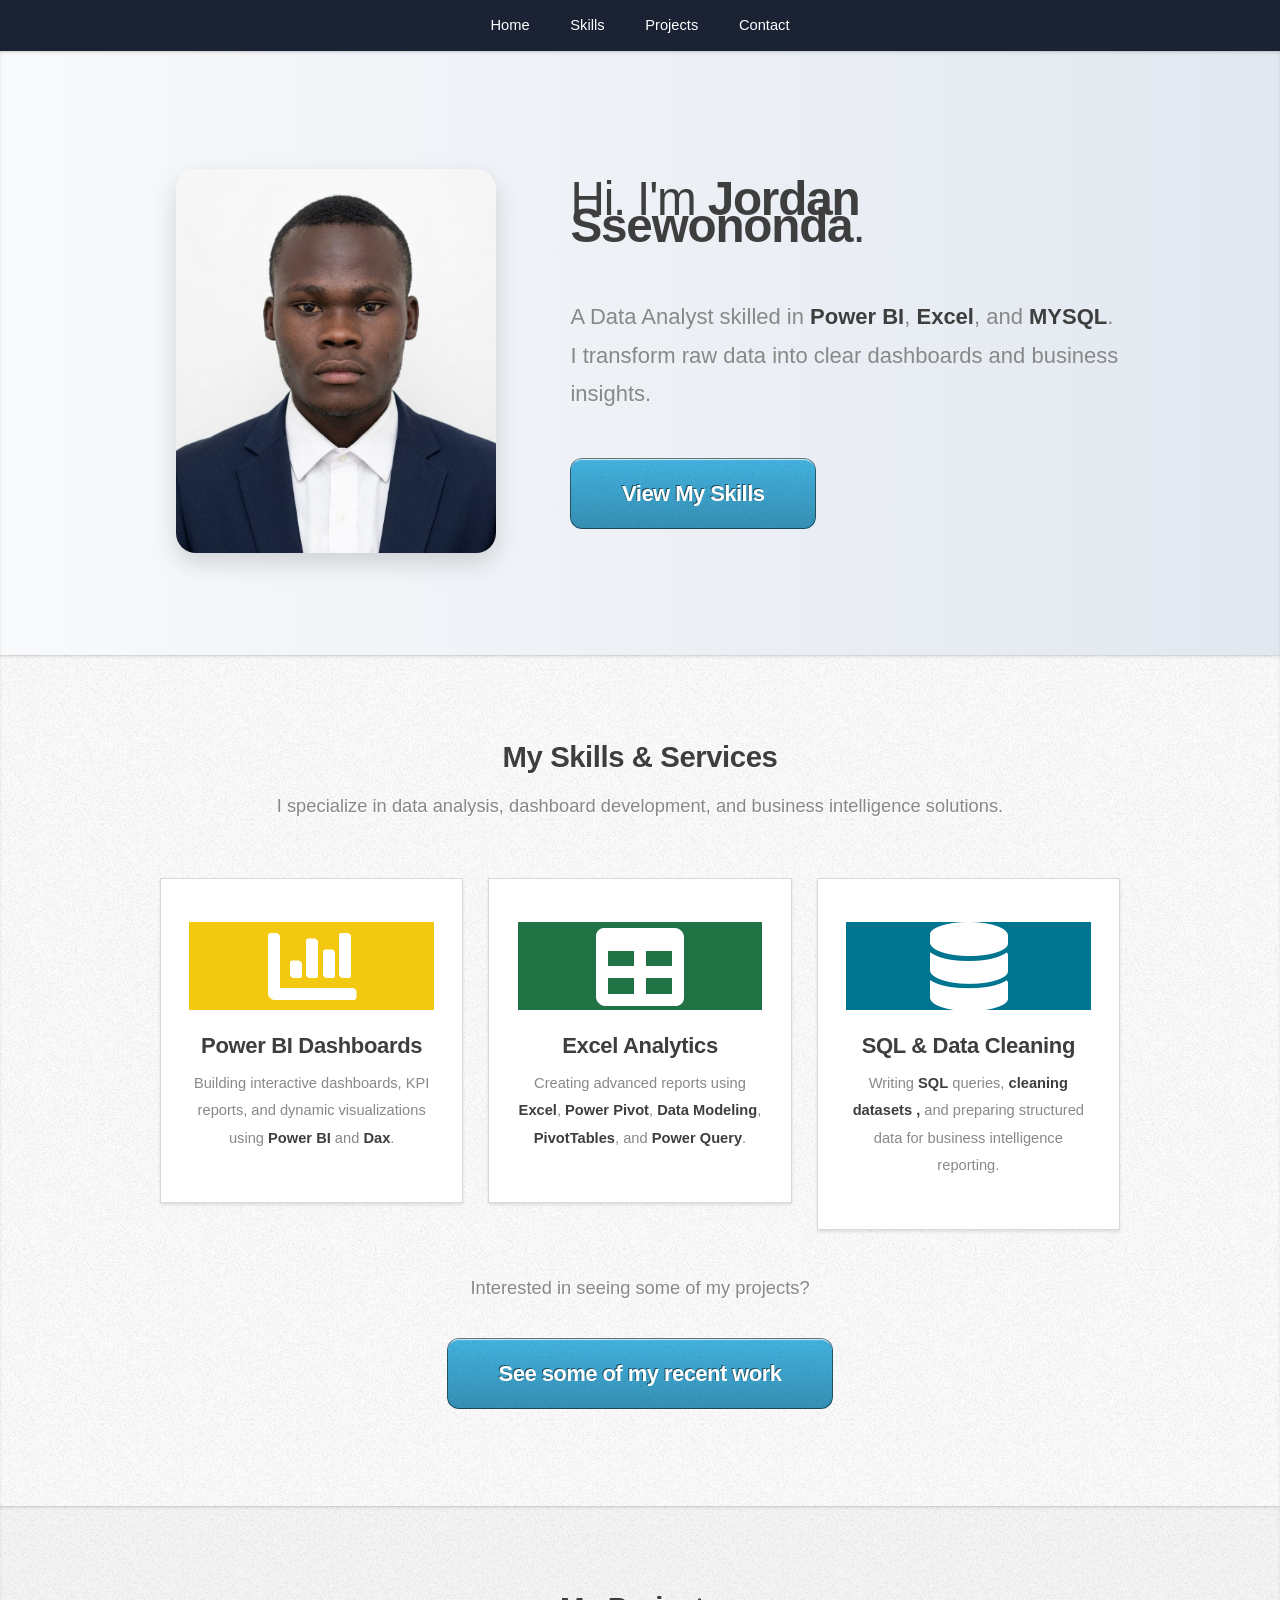
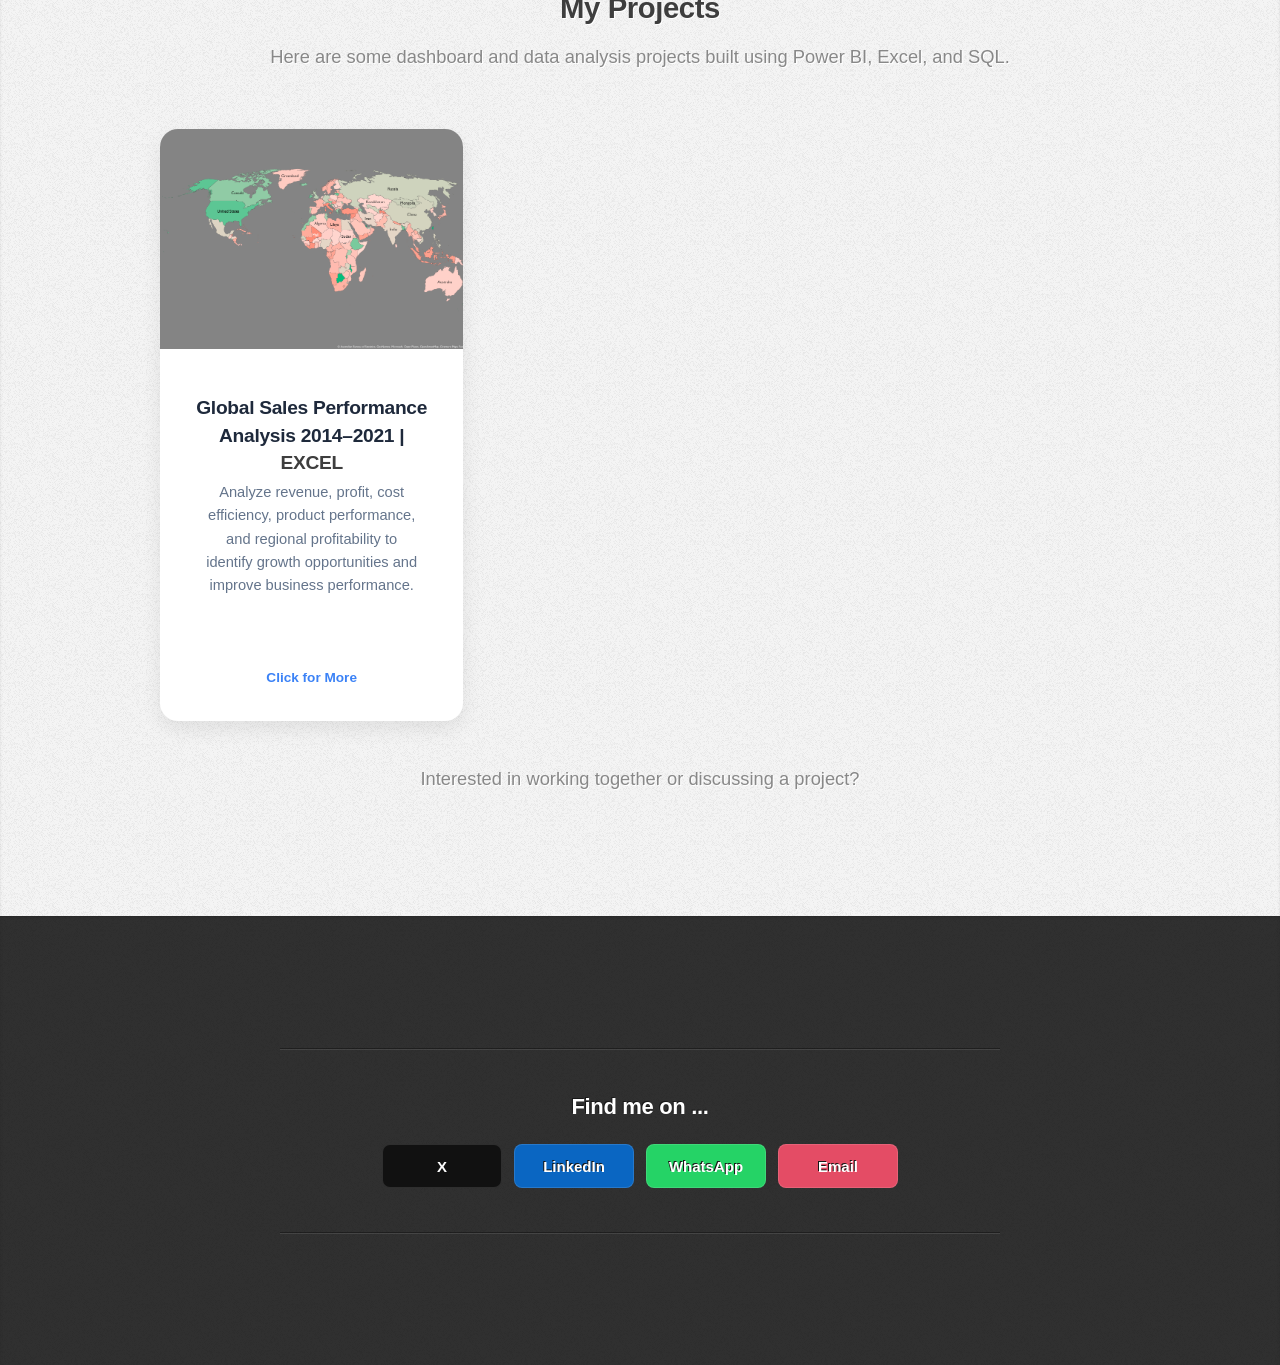
<file: index.html>
<!DOCTYPE HTML>
<!--
	Miniport by HTML5 UP
	html5up.net | @ajlkn
	Free for personal and commercial use under the CCA 3.0 license (html5up.net/license)
-->
<html>
	<head>
		<title>Jordan Ssewononda | Data Analyst Portfolio</title>
		<meta charset="utf-8" />
		<meta name="viewport" content="width=device-width, initial-scale=1, user-scalable=no" />
		<link rel="stylesheet" href="assets/css/main.css" />
	</head>
	<body class="is-preload">

		<!-- Nav -->
			<nav id="nav">
				<ul class="container">
					<li><a href="#top">Home</a></li>
<li><a href="#work">Skills</a></li>
<li><a href="#portfolio">Projects</a></li>
<li><a href="#contact">Contact</a></li>
				</ul>
			</nav>

		<!-- Home -->
			<article id="top" class="wrapper style1">
				<div class="container">
					<div class="row">
						<div class="col-4 col-5-large col-12-medium">
							<span class="image fit profile-box"><img src="images/profile.jpeg" alt="" /></span>
						</div>
						<div class="col-8 col-7-large col-12-medium">
							<header>
								<h1>Hi. I'm <strong>Jordan Ssewononda</strong>.</h1>
							</header>
							<p>
A Data Analyst skilled in <strong>Power BI</strong>, 
<strong>Excel</strong>, and <strong>MYSQL</strong>.<br />

I transform raw data into clear dashboards and business insights.
</p> 


							
							
							<a href="#work" class="button large scrolly">View My Skills</a>
						</div>
					</div>
				</div>
			</article>

		<!-- Work -->
			<article id="work" class="wrapper style2">
				<div class="container">
					<header>
						<h2>My Skills & Services</h2>

<p>
I specialize in data analysis, dashboard development,
and business intelligence solutions.
</p>
					</header>
					<div class="row aln-center">
						<div class="col-4 col-6-medium col-12-small">
							<section class="box style1">
							<span class="icon solid featured fa-chart-bar powerbi"></span>
								<h3>Power BI Dashboards</h3>

<p>
Building interactive dashboards, KPI reports,
and dynamic visualizations using <strong>Power BI</strong> and <strong>Dax</strong>.
</p>
							</section>
						</div>
						<div class="col-4 col-6-medium col-12-small">
							<section class="box style1">
								<span class="icon solid featured fa-table excel"></span>
								<h3>Excel Analytics</h3>

<p>
Creating advanced reports using <strong>Excel</strong>,
<strong>Power Pivot</strong>, <strong>Data Modeling</strong>,
<strong>PivotTables</strong>, and <strong>Power Query</strong>.
</p>
							</section>
						</div>
						<div class="col-4 col-6-medium col-12-small">
							<section class="box style1">
								<span class="icon solid featured fa-database sql"></span>
								<h3>SQL & Data Cleaning</h3>

<p>
Writing <strong>SQL</strong> queries, <strong>cleaning datasets ,</strong>
and preparing structured data for business intelligence reporting.
</p>
						</div>
					</div>
					<footer>
						<p>Interested in seeing some of my projects?</p>
						<a href="#portfolio" class="button large scrolly">See some of my recent work</a>
					</footer>
				</div>
			</article>

		<!-- Portfolio -->
			<article id="portfolio" class="wrapper style3">
				<div class="container">
					<header>
						<h2>My Projects</h2>
					<p>
Here are some dashboard and data analysis projects
built using Power BI, Excel, and SQL.
</p>
					</header>
					<div class="row">
						<div class="col-4 col-6-medium col-12-small">
							<article class="box style2">
								<a  class="image featured"><img src="images/map.png" alt="" /></a>
								<h3><a >Global Sales Performance Analysis 2014–2021 | <STRONG>EXCEL</STRONG> 
								</a></h3>

<p>
Analyze revenue, profit, cost efficiency, product performance, and 
	regional profitability to identify growth opportunities and 
	improve business performance.
</p>

<a href="https://jordananalytics.github.io/Jordan-portfolio.github.io/Global_sales_analytics/"
target="_blank"
class="more-link">
Click for More
</a>


							<!--	
							</article>
						</div>
						<div class="col-4 col-6-medium col-12-small">
							<article class="box style2">
								<a class="image featured"><img src="images/Rev.png" alt="" /></a>
								<h3><a >HR Analytics Dashboard</a></h3>  -->
<!--
<p>
Analyzed employee attrition, department performance,
and workforce trends using <strong>Power BI</strong>.
</p> -->

								
				<!--			</article>
						</div>
						<div class="col-4 col-6-medium col-12-small">
							<article class="box style2">
								<a  class="image featured"><img src="images/pic03.jpg" alt="" /></a>
								<h3><a >Financial KPI Report</a></h3>    -->
<!--
								
<p>
Built a financial reporting dashboard with dynamic
<strong>KPIs</strong>, trends, and year-over-year analysis.
</p>  -->
								
					<!--		</article>
						</div>
						<div class="col-4 col-6-medium col-12-small">
							<article class="box style2">
								<a class="image featured"><img src="images/pic04.jpg" alt="" /></a>
								<h3><a href="#">Inventory Analysis</a></h3>   -->
<!--
<p>
Used <strong>Excel</strong> and <strong>SQL</strong>
to analyze stock levels, product movement, and inventory trends.
</p>  -->
					<!--		</article>
						</div>
						<div class="col-4 col-6-medium col-12-small">
							<article class="box style2">
								<a href="#" class="image featured"><img src="images/pic05.jpg" alt="" /></a>
								<h3><a href="#">Customer Segmentation</a></h3>   -->
<!--
<p>
Performed customer analysis and segmentation
using purchasing behavior and demographic data.
</p>     -->


								
			<!--				</article>
						</div>
						<div class="col-4 col-6-medium col-12-small">
							<article class="box style2">
								<a href="#" class="image featured"><img src="images/pic06.jpg" alt="" /></a>
								<h3><a href="#">Business Intelligence Dashboard</a></h3>

<p>
Created executive dashboards combining
<strong>Data Modeling</strong>, <strong>DAX</strong>,
and visualization best practices.
</p>        -->

								
							</article>
						</div>
					</div>
					<footer>
						<p>
Interested in working together or discussing a project?
</p>
						
					</footer>
				</div>
			</article>

		<!-- Contact -->
			<article id="contact" class="wrapper style4">
				<div class="container medium">


					
					
							<hr />
							<h3>Find me on ...</h3>

<ul class="modern-social">
  <li>
    <a href="https://x.com/Datawithjordan" target="_blank" class="social-btn x-btn">
      <span>X</span>
    </a>
  </li>

<li>
    <a href="https://www.linkedin.com/in/ssewononda-jordan-a74015401/"
       target="_blank"
       rel="noopener noreferrer"
       class="social-btn linkedin-btn">
        <span>LinkedIn</span>
    </a>
</li>

  <li>
    <a href="https://wa.me/971525800956" target="_blank" class="social-btn whatsapp-btn">
      <span>WhatsApp</span>
    </a>
  </li>

  <li>
    <a href="mailto:mugemajordan18@gmail.com" class="social-btn email-btn">
      <span>Email</span>
    </a>
  </li>
</ul>	
								<!--
								<li><a href="#" class="icon solid fa-rss"><span>RSS</span></a></li>
								<li><a href="#" class="icon brands fa-instagram"><span>Instagram</span></a></li>
								<li><a href="#" class="icon brands fa-foursquare"><span>Foursquare</span></a></li>
								<li><a href="#" class="icon brands fa-skype"><span>Skype</span></a></li>
								<li><a href="#" class="icon brands fa-soundcloud"><span>Soundcloud</span></a></li>
								<li><a href="#" class="icon brands fa-youtube"><span>YouTube</span></a></li>
								<li><a href="#" class="icon brands fa-blogger"><span>Blogger</span></a></li>
								<li><a href="#" class="icon brands fa-flickr"><span>Flickr</span></a></li>
								<li><a href="#" class="icon brands fa-vimeo"><span>Vimeo</span></a></li>
								-->
							</ul>
							<hr />
						</div>
					</div>
					
				</div>
			</article>

		<!-- Scripts -->
			<script src="assets/js/jquery.min.js"></script>
			<script src="assets/js/jquery.scrolly.min.js"></script>
			<script src="assets/js/browser.min.js"></script>
			<script src="assets/js/breakpoints.min.js"></script>
			<script src="assets/js/util.js"></script>
			<script src="assets/js/main.js"></script>

	</body>
</html>
</file>
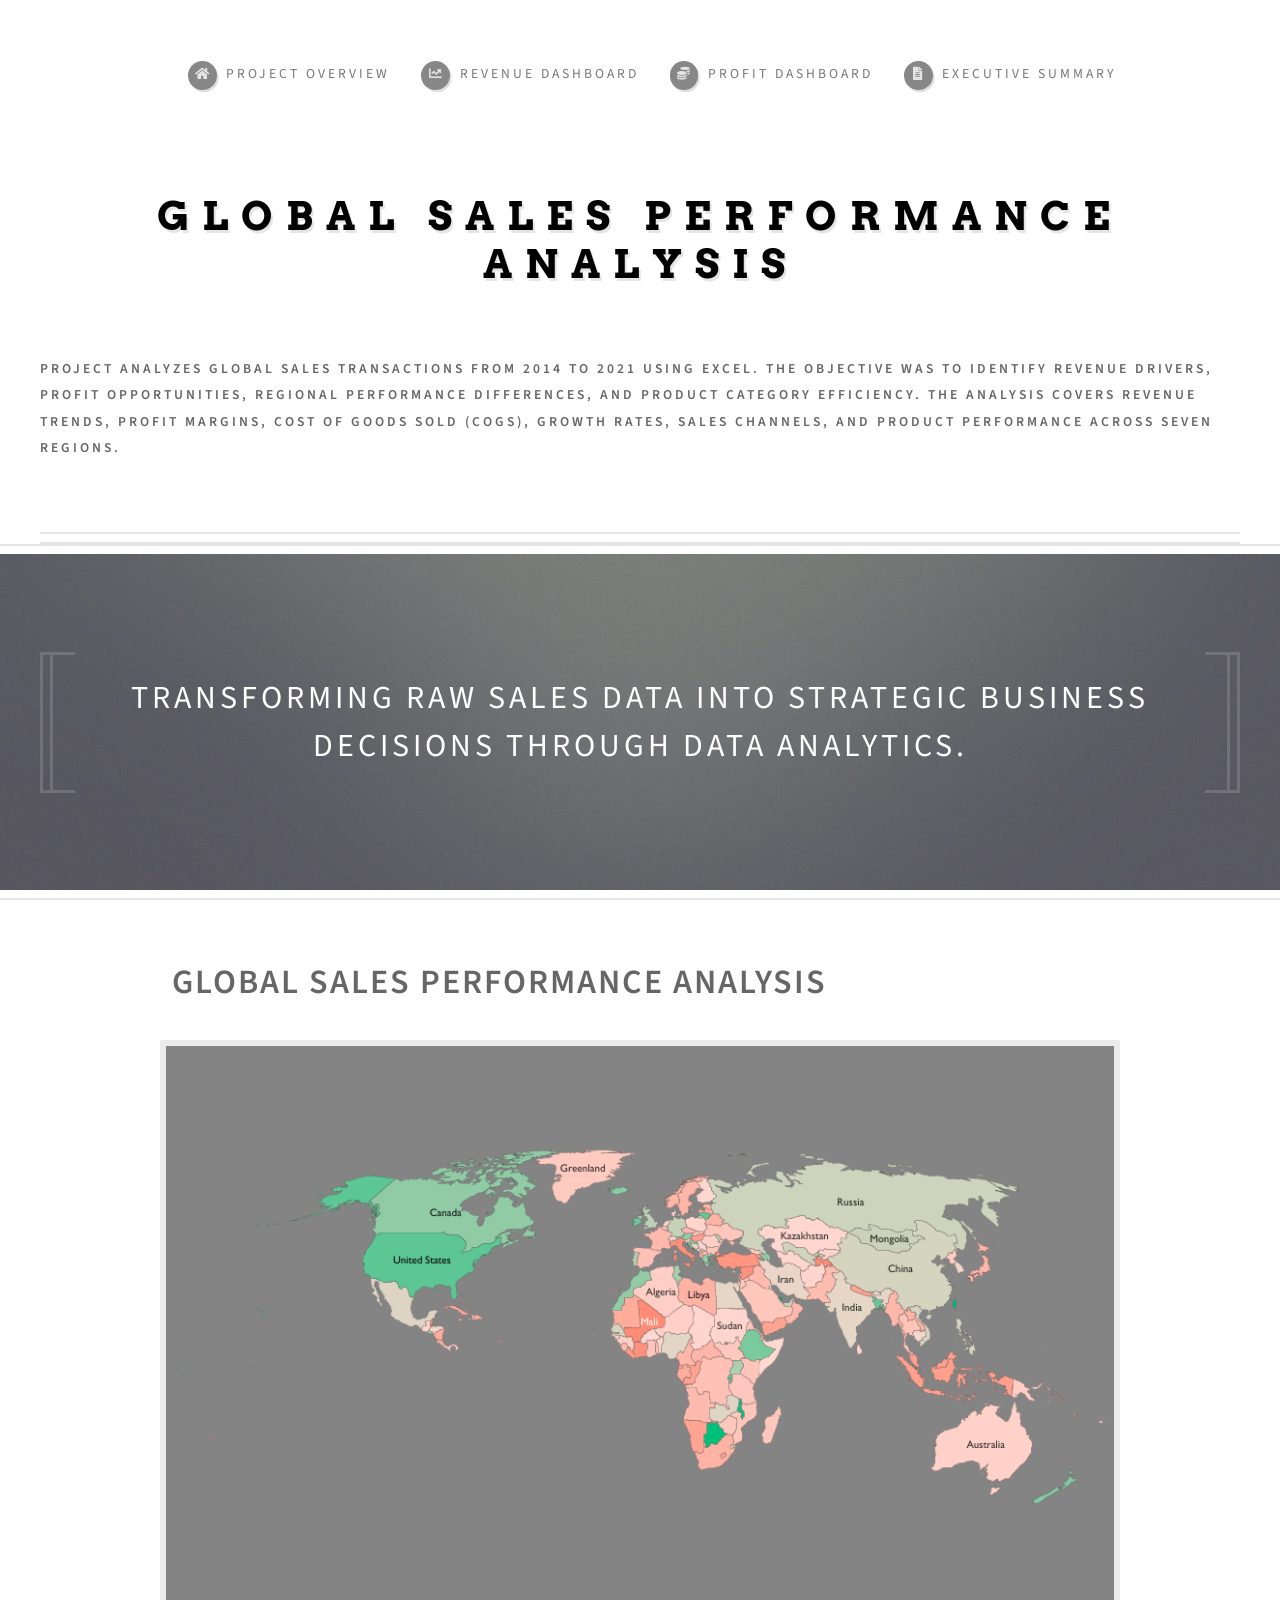
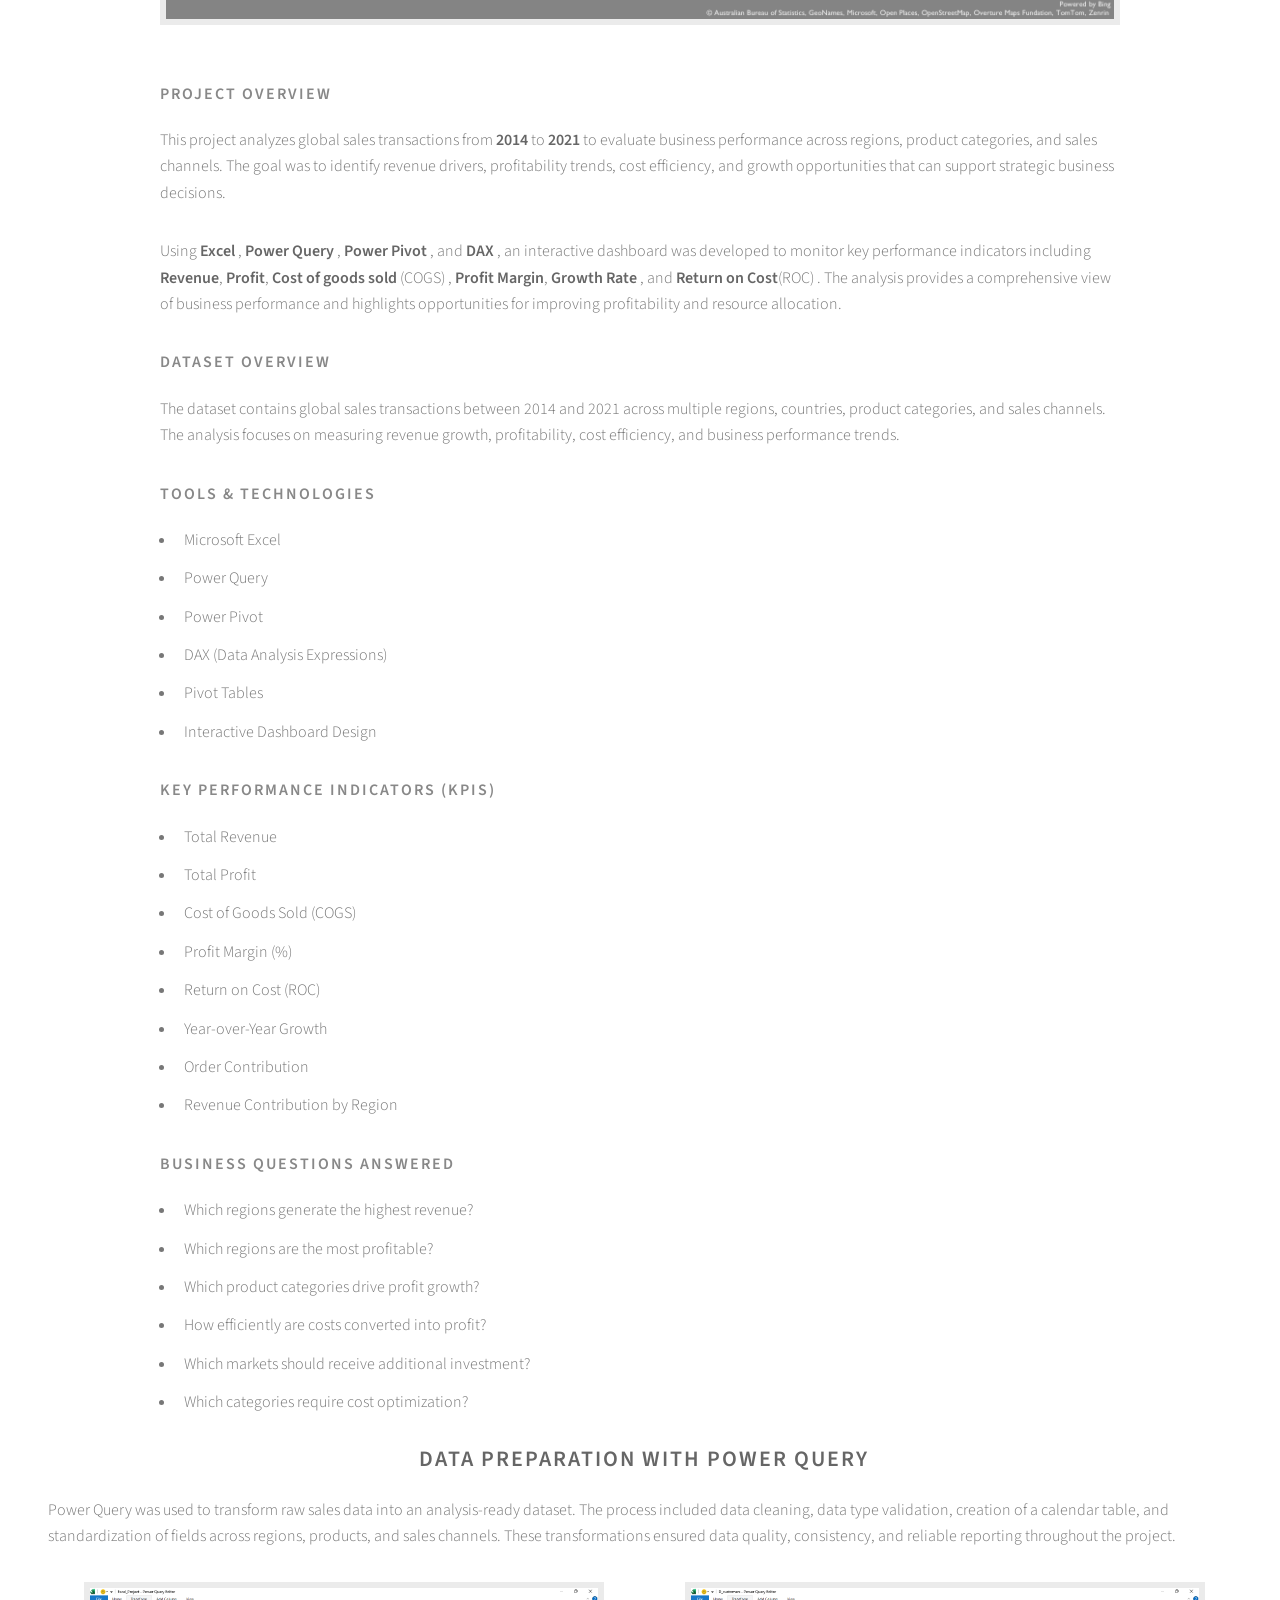
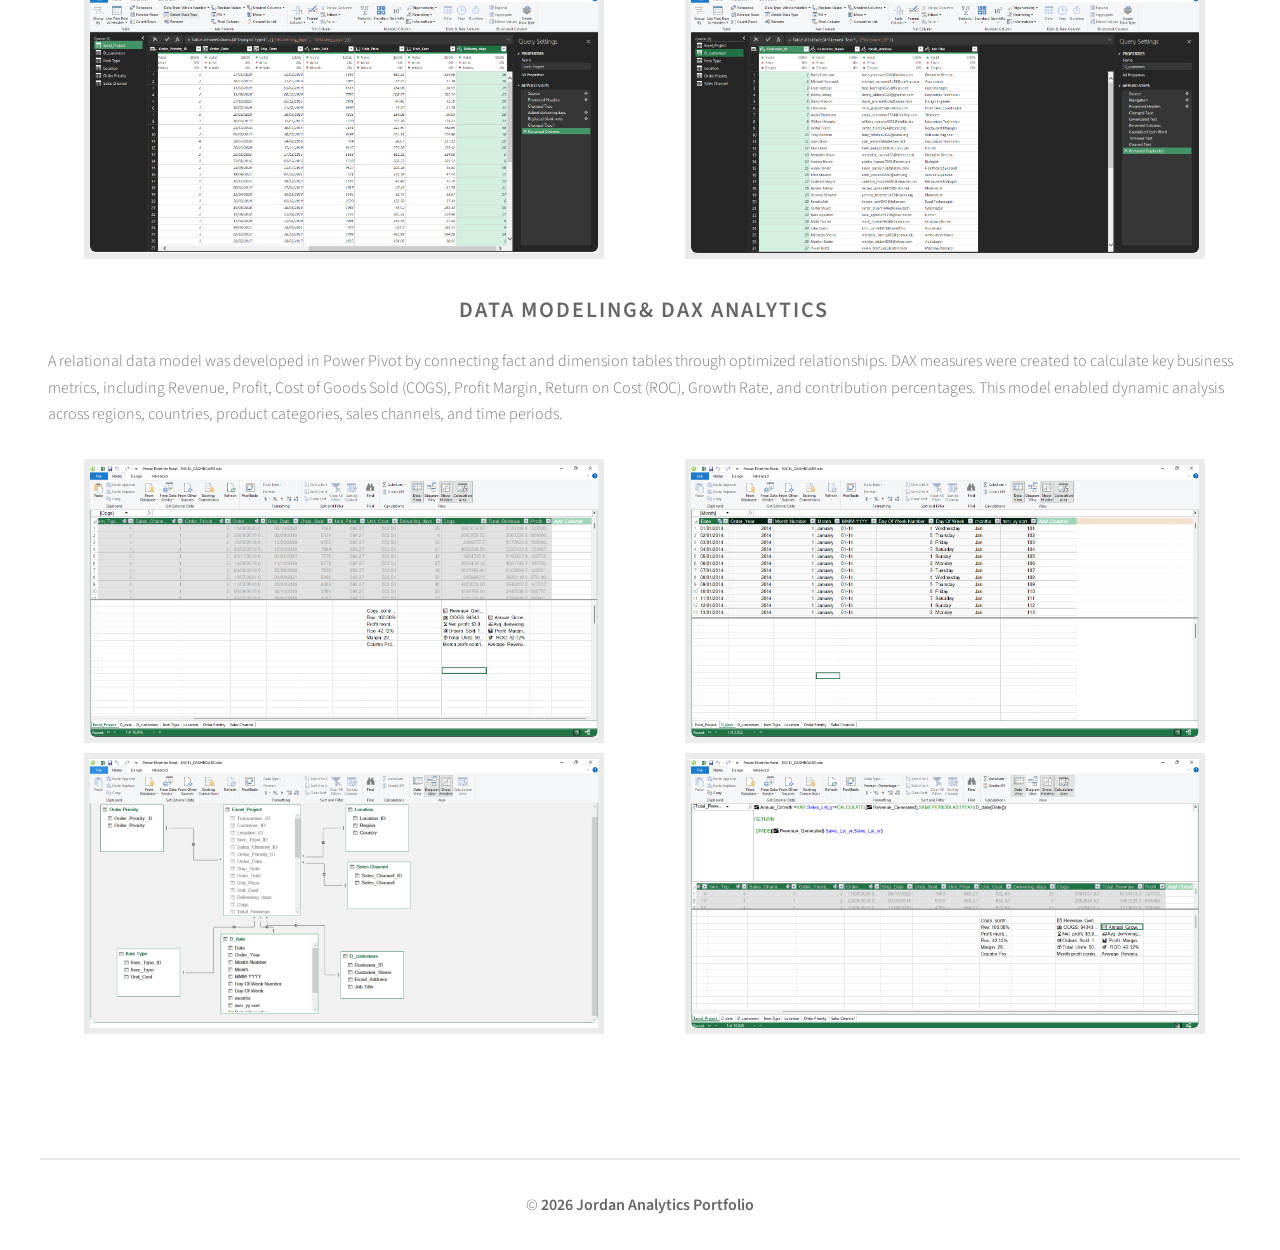
<file: Global_sales_analytics/index.html>
<!DOCTYPE HTML>
<!--
	Strongly Typed by HTML5 UP
	html5up.net | @ajlkn
	Free for personal and commercial use under the CCA 3.0 license (html5up.net/license)
-->
<html>
	<head>
		<title>Sales Analytics</title>
		<meta charset="utf-8" />
		<meta name="viewport" content="width=device-width, initial-scale=1, user-scalable=no" />
		<link rel="stylesheet" href="assets/css/main.css" />
	</head>
	<body class="homepage is-preload">
		<div id="page-wrapper">

			<!-- Header -->
				<section id="header">
					<div class="container">

						<!-- Logo -->
<h1 id="logo">
    <a href="index.html">
        Global Sales Performance
        <span class="logo-break">Analysis</span>
    </a>
</h1>
						

						<!-- Nav -->

<p>
<strong> project analyzes global sales transactions from 2014 to 2021 using Excel.
The objective was to identify revenue drivers, profit opportunities,
regional performance differences, and product category efficiency.

The analysis covers revenue trends, profit margins, cost of goods sold (COGS),
growth rates, sales channels, and product performance across seven regions.</strong>
</p>



<nav id="nav">
    <ul>
        <li><a class="icon solid fa-home" href="index.html"><span>Project Overview</span></a></li>
        <li><a class="icon solid fa-chart-line" href="revenue_summary.html"><span>Revenue Dashboard</span></a></li>
        <li><a class="icon solid fa-coins" href="profit_summary.html"><span>Profit Dashboard</span></a></li>
        <li><a class="icon solid fa-file-alt" href="excutive_summary.html"><span>Executive Summary</span></a></li>
    </ul>
</nav>

					</div>
				</section>

			
									</section>

							</div>
							<div class="col-12">
								
							</div>
						</div>
					</div>
				</section>

			<!-- Banner -->
				<section id="banner">
					<div class="container">
	<p>
Transforming raw sales data into strategic business decisions through data analytics.
</p>
					</div>
				</section>

			<!-- Main -->
				<section id="main">
					<div class="container">
						<div class="row">

							
								<!-- Content -->
 <div id="content" class="col-12">

									<!-- Post -->
										<article class="box post">
											<header>
   <h2 style="
  font-size: clamp(22px, 6vw, 34px);
  line-height: 1.35;
  letter-spacing: 2px;
  text-align: center;
  white-space: normal;
  overflow-wrap: break-word;
  padding: 40px 12px 0 12px;
">
  <strong>Global Sales Performance Analysis</strong>
</h2>
</header>
											<a  class="image featured"><img src="images/map.png" alt="" /></a>
											<h3>Project Overview</h3>
											<p>
This project analyzes global sales transactions from <STRong> 2014</STRong> to <STRONG>2021</STRONG>  to evaluate
business performance across regions, product categories, and sales channels.
The goal was to identify revenue drivers, profitability trends, cost efficiency,
and growth opportunities that can support strategic business decisions.
</p>

<p>
Using <STRong>Excel</STRong> , <STROng>Power Query</STROng> , <STRONg>Power Pivot</STRONg> , and <STRONg>DAX</STRONg> , an interactive dashboard was
developed to monitor key performance indicators including <strong>Revenue</strong>, <strong>Profit</strong>,
<strong> Cost of goods sold </strong>(COGS) , <strong>Profit Margin</strong>, <strong>Growth Rate</strong> , and <strong>Return on Cost</strong>(ROC) . The analysis provides
a comprehensive view of business performance and highlights opportunities
for improving profitability and resource allocation.
</p>
	
										</article>

									<!-- Post -->
										<article class="box post">

   
                                            
    <h3>Dataset Overview</h3>

    <p>
    The dataset contains global sales transactions between 2014 and 2021
    across multiple regions, countries, product categories, and sales channels.
    The analysis focuses on measuring revenue growth, profitability,
    cost efficiency, and business performance trends.
    </p>

    <h3>Tools & Technologies</h3>

    <ul>
        <li>Microsoft Excel</li>
        <li>Power Query</li>
        <li>Power Pivot</li>
        <li>DAX (Data Analysis Expressions)</li>
        <li>Pivot Tables</li>
        <li>Interactive Dashboard Design</li>
    </ul>

    <h3>Key Performance Indicators (KPIs)</h3>

    <ul>
        <li>Total Revenue</li>
        <li>Total Profit</li>
        <li>Cost of Goods Sold (COGS)</li>
        <li>Profit Margin (%)</li>
        <li>Return on Cost (ROC)</li>
        <li>Year-over-Year Growth</li>
        <li>Order Contribution</li>
        <li>Revenue Contribution by Region</li>
    </ul>

    <h3>Business Questions Answered</h3>

    <ul>
        <li>Which regions generate the highest revenue?</li>
        <li>Which regions are the most profitable?</li>
        <li>Which product categories drive profit growth?</li>
        <li>How efficiently are costs converted into profit?</li>
        <li>Which markets should receive additional investment?</li>
        <li>Which categories require cost optimization?</li>
    </ul>

</article>




								</div>

							<!-- Sidebar -->
								<div id="sidebar" class="col-12">

				

									<!-- Highlights -->
										<section>
											<ul class="highlights-list">
												<li>

													<!-- Highlight -->
														<article class="box highlight">
															
    <header class="highlight-title">
    <h3 style="
        font-size: 22px;
        line-height: 1.35;
        letter-spacing: 2px;
        text-align: center;
        white-space: normal;
        overflow-wrap: break-word;
        padding: 20px 12px 0 12px;
    ">
        <strong>Data Preparation<br class="mobile-break"> with Power Query</strong>
    </h3>
    <p>
Power Query was used to transform raw sales data into an analysis-ready dataset.
The process included data cleaning, data type validation, creation of a calendar table,
and standardization of fields across regions, products, and sales channels.
These transformations ensured data quality, consistency, and reliable reporting throughout the project.
</p>
</header>

<div class="highlight-images-grid">
    <a href="images/p_q.png" class="image highlight-img" target="_blank">
        <img src="images/p_q.png" alt="" />
    </a>

    <a href="images/pp_q.png" class="image highlight-img" target="_blank">
        <img src="images/pp_q.png" alt="" />
    </a>
</div>

<ul class="actions">
   
														</article>

												</li>
												<li>

													<!-- Highlight -->
	<header class="highlight-title">
    <h3 style="
        font-size: 22px;
        line-height: 1.35;
        letter-spacing: 2px;
        text-align: center;
        white-space: normal;
        overflow-wrap: break-word;
        padding: 20px 12px 0 12px;
    ">
      <strong>Data Modeling<br class="mobile-break">& DAX Analytics</strong>
    </h3>
</header>
<p>
A relational data model was developed in Power Pivot by connecting fact and dimension tables
through optimized relationships. DAX measures were created to calculate key business metrics,
including Revenue, Profit, Cost of Goods Sold (COGS), Profit Margin, Return on Cost (ROC),
Growth Rate, and contribution percentages. This model enabled dynamic analysis across
regions, countries, product categories, sales channels, and time periods.
</p>

															<div class="highlight-images-grid">
    <a href="images/piv_1.png" class="image highlight-img" target="_blank">
        <img src="images/piv_1.png" alt="" />
    </a>

    <a href="images/piv2.png" class="image highlight-img" target="_blank">
        <img src="images/piv2.png" alt="" />
    </a>
	<a href="images/piv_2.png" class="image highlight-img" target="_blank">
        <img src="images/piv_2.png" alt="" />
    </a>
	<a href="images/piv.png" class="image highlight-img" target="_blank">
        <img src="images/piv.png" alt="" />
    </a>
</div>


            </div>
        </div>
    </div>
</section>

		</div>
        			<div id="copyright" class="container">
    <ul class="links">
        <li>&copy; <strong>2026 Jordan Analytics Portfolio</strong></li>
    </ul>
</div>

		<!-- Scripts -->
			<script src="assets/js/jquery.min.js"></script>
			<script src="assets/js/jquery.dropotron.min.js"></script>
			<script src="assets/js/browser.min.js"></script>
			<script src="assets/js/breakpoints.min.js"></script>
			<script src="assets/js/util.js"></script>
			<script src="assets/js/main.js"></script>

	</body>
</html>
</file>
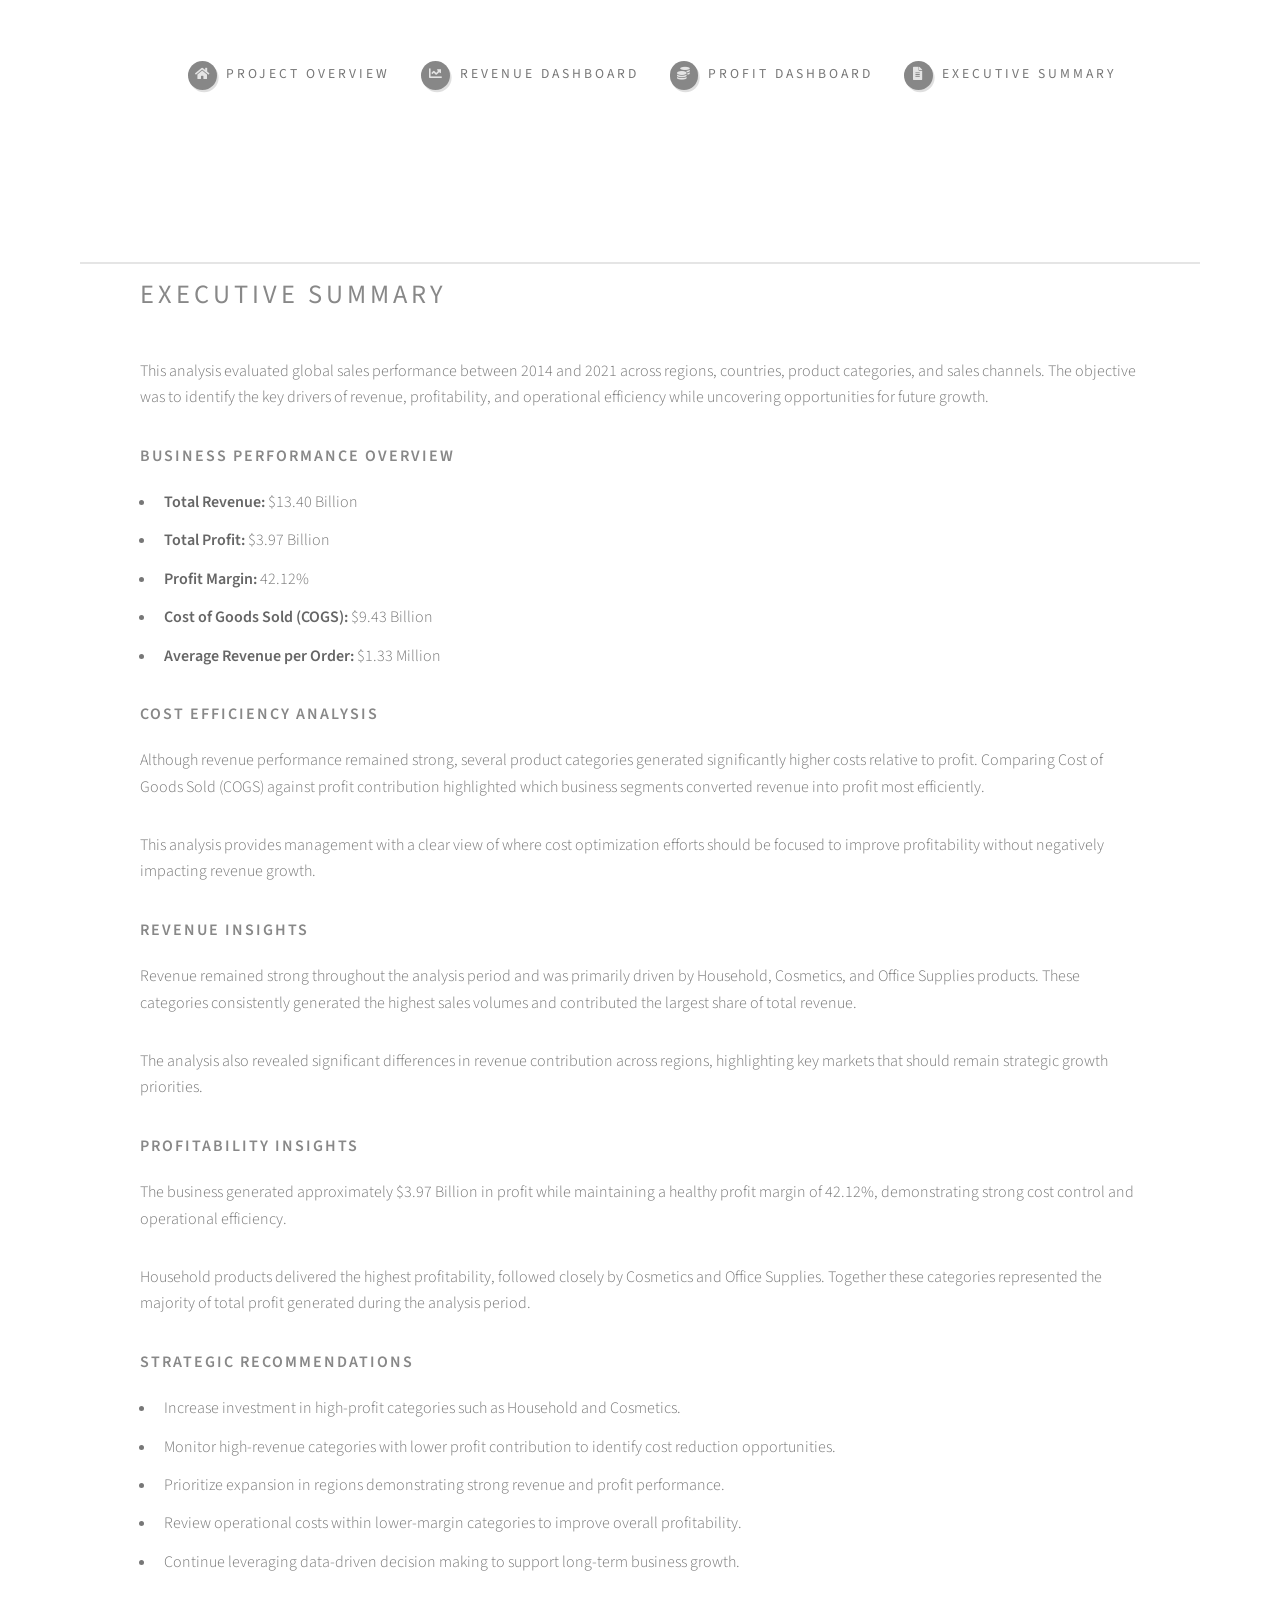
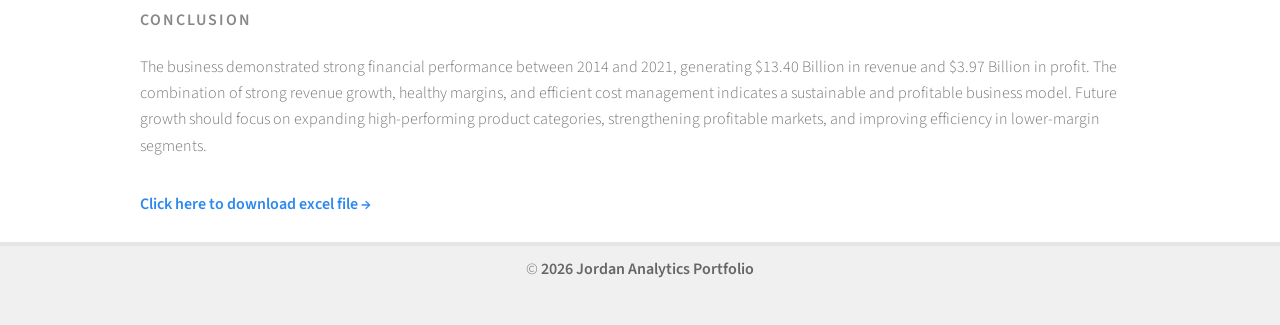
<file: Global_sales_analytics/excutive_summary.html>
<!DOCTYPE HTML>
<!--
	Verti by HTML5 UP
	html5up.net | @ajlkn
	Free for personal and commercial use under the CCA 3.0 license (html5up.net/license)
-->
<html>
	<head>
		<title>Executive Summary</title>
		<meta charset="utf-8" />
		<meta name="viewport" content="width=device-width, initial-scale=1, user-scalable=no" />
		<link rel="stylesheet" href="assets/css/main.css" />

<style>
#footer-wrapper {
    padding: 0 !important;
}

#footer {
    padding: 0 !important;
    margin: 0 !important;
}

#copyright {
    padding: 10px 0 !important;
    margin: 0 !important;
}
</style>



	</head>
	<body class="is-preload">
		<div id="page-wrapper">

			<!-- Header -->
				<div id="header-wrapper">
					<header id="header" class="container">

						<!-- Logo -->
						

						<!-- Nav -->
<header id="header" class="container">

    <!-- Nav -->
    <nav id="nav">
        <ul>
            <li><a class="icon solid fa-home" href="index.html"><span>Project Overview</span></a></li>
            <li><a class="icon solid fa-chart-line" href="revenue_summary.html"><span>Revenue Dashboard</span></a></li>
            <li><a class="icon solid fa-coins" href="profit_summary.html"><span>Profit Dashboard</span></a></li>
            <li><a class="icon solid fa-file-alt" href="excutive_summary.html"><span>Executive Summary</span></a></li>
        </ul>
    </nav>

</header>

					</header>
				</div>

			<!-- Main -->
<div id="main-wrapper">
    <div class="container medium">
        <div id="content">
							

							<!-- Content -->
								<article>

<h2>Executive Summary</h2>
<p>
This analysis evaluated global sales performance between 2014 and 2021
across regions, countries, product categories, and sales channels.
The objective was to identify the key drivers of revenue, profitability,
and operational efficiency while uncovering opportunities for future growth.
</p>

<h3>Business Performance Overview</h3>
<ul>
    <li><strong>Total Revenue:</strong> $13.40 Billion</li>
    <li><strong>Total Profit:</strong> $3.97 Billion</li>
    <li><strong>Profit Margin:</strong> 42.12%</li>
    <li><strong>Cost of Goods Sold (COGS):</strong> $9.43 Billion</li>
    <li><strong>Average Revenue per Order:</strong> $1.33 Million</li>
</ul>



<h3>Cost Efficiency Analysis</h3>

<p>
Although revenue performance remained strong, several product categories
generated significantly higher costs relative to profit. Comparing
Cost of Goods Sold (COGS) against profit contribution highlighted
which business segments converted revenue into profit most efficiently.
</p>

<p>
This analysis provides management with a clear view of where cost
optimization efforts should be focused to improve profitability
without negatively impacting revenue growth.
</p>	



<h3>Revenue Insights</h3>

<p>
Revenue remained strong throughout the analysis period and was primarily
driven by Household, Cosmetics, and Office Supplies products.
These categories consistently generated the highest sales volumes and
contributed the largest share of total revenue.
</p>

<p>
The analysis also revealed significant differences in revenue contribution
across regions, highlighting key markets that should remain strategic
growth priorities.
</p>


<h3>Profitability Insights</h3>

<p>
The business generated approximately $3.97 Billion in profit while
maintaining a healthy profit margin of 42.12%, demonstrating strong
cost control and operational efficiency.
</p>

<p>
Household products delivered the highest profitability, followed closely
by Cosmetics and Office Supplies. Together these categories represented
the majority of total profit generated during the analysis period.
</p>



<h3>Strategic Recommendations</h3>

<ul>
    <li>Increase investment in high-profit categories such as Household and Cosmetics.</li>

    <li>Monitor high-revenue categories with lower profit contribution to identify cost reduction opportunities.</li>

    <li>Prioritize expansion in regions demonstrating strong revenue and profit performance.</li>

    <li>Review operational costs within lower-margin categories to improve overall profitability.</li>

    <li>Continue leveraging data-driven decision making to support long-term business growth.</li>
</ul>


<h3>Conclusion</h3>

<p>
The business demonstrated strong financial performance between 2014 and
2021, generating $13.40 Billion in revenue and $3.97 Billion in profit.
The combination of strong revenue growth, healthy margins, and efficient
cost management indicates a sustainable and profitable business model.
Future growth should focus on expanding high-performing product categories,
strengthening profitable markets, and improving efficiency in lower-margin
segments.
</p>





<div style="text-align:center; margin-bottom: 25px;">
    <a href="assets/files/Jordan Analytics Portfolio.xlsx" download class="download-link">
        Click here to download excel file  →
    </a>
</div>

								</article>

						</div>
					</div>
				</div>

			<!-- Footer -->

<div id="footer-wrapper">
    <footer id="footer">


        <div class="row">
            <div class="col-12">
                <div id="copyright">
                    <ul class="links">
                        <li>&copy; <strong>2026 Jordan Analytics Portfolio</strong></li>
                    </ul>
                </div>
            </div>
        </div>

    </footer>
</div>

			</div>

		<!-- Scripts -->

			<script src="assets/js/jquery.min.js"></script>
			<script src="assets/js/jquery.dropotron.min.js"></script>
			<script src="assets/js/browser.min.js"></script>
			<script src="assets/js/breakpoints.min.js"></script>
			<script src="assets/js/util.js"></script>
			<script src="assets/js/main.js"></script>

	</body>
</html>
</file>
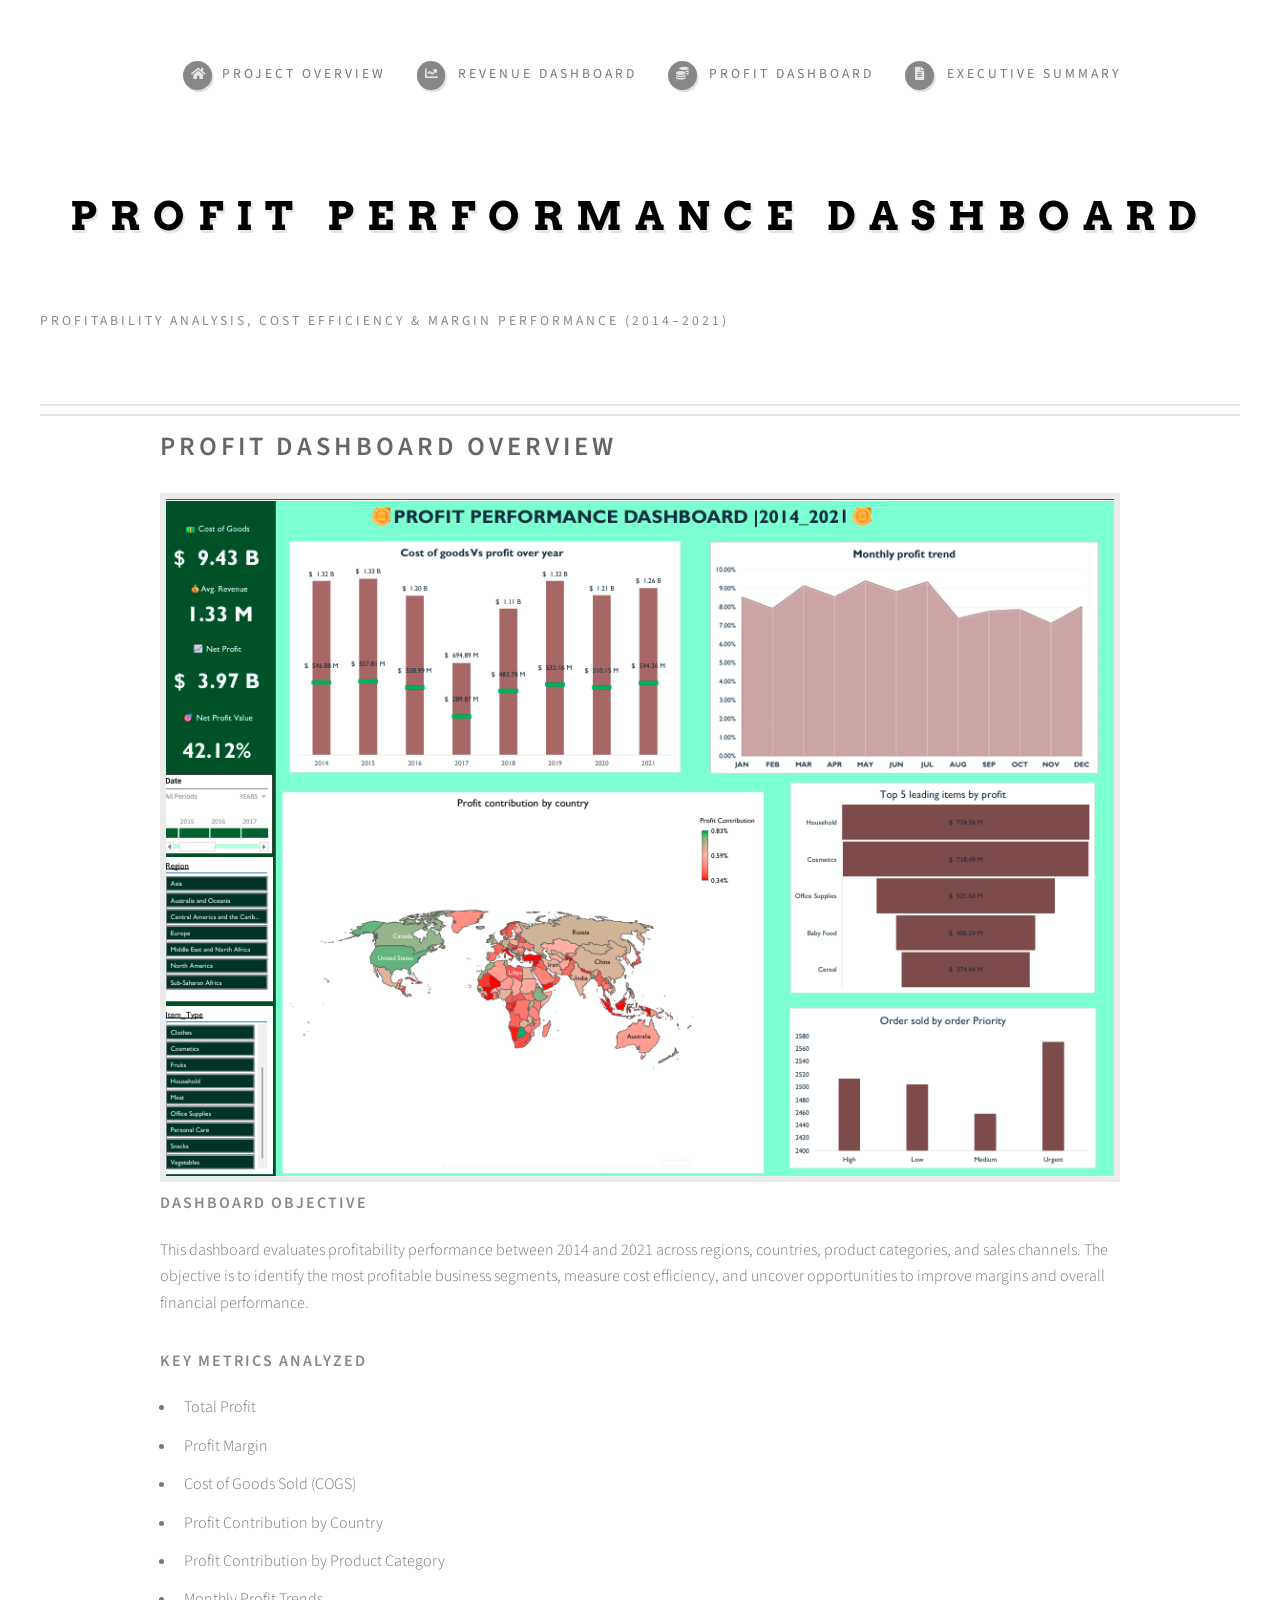
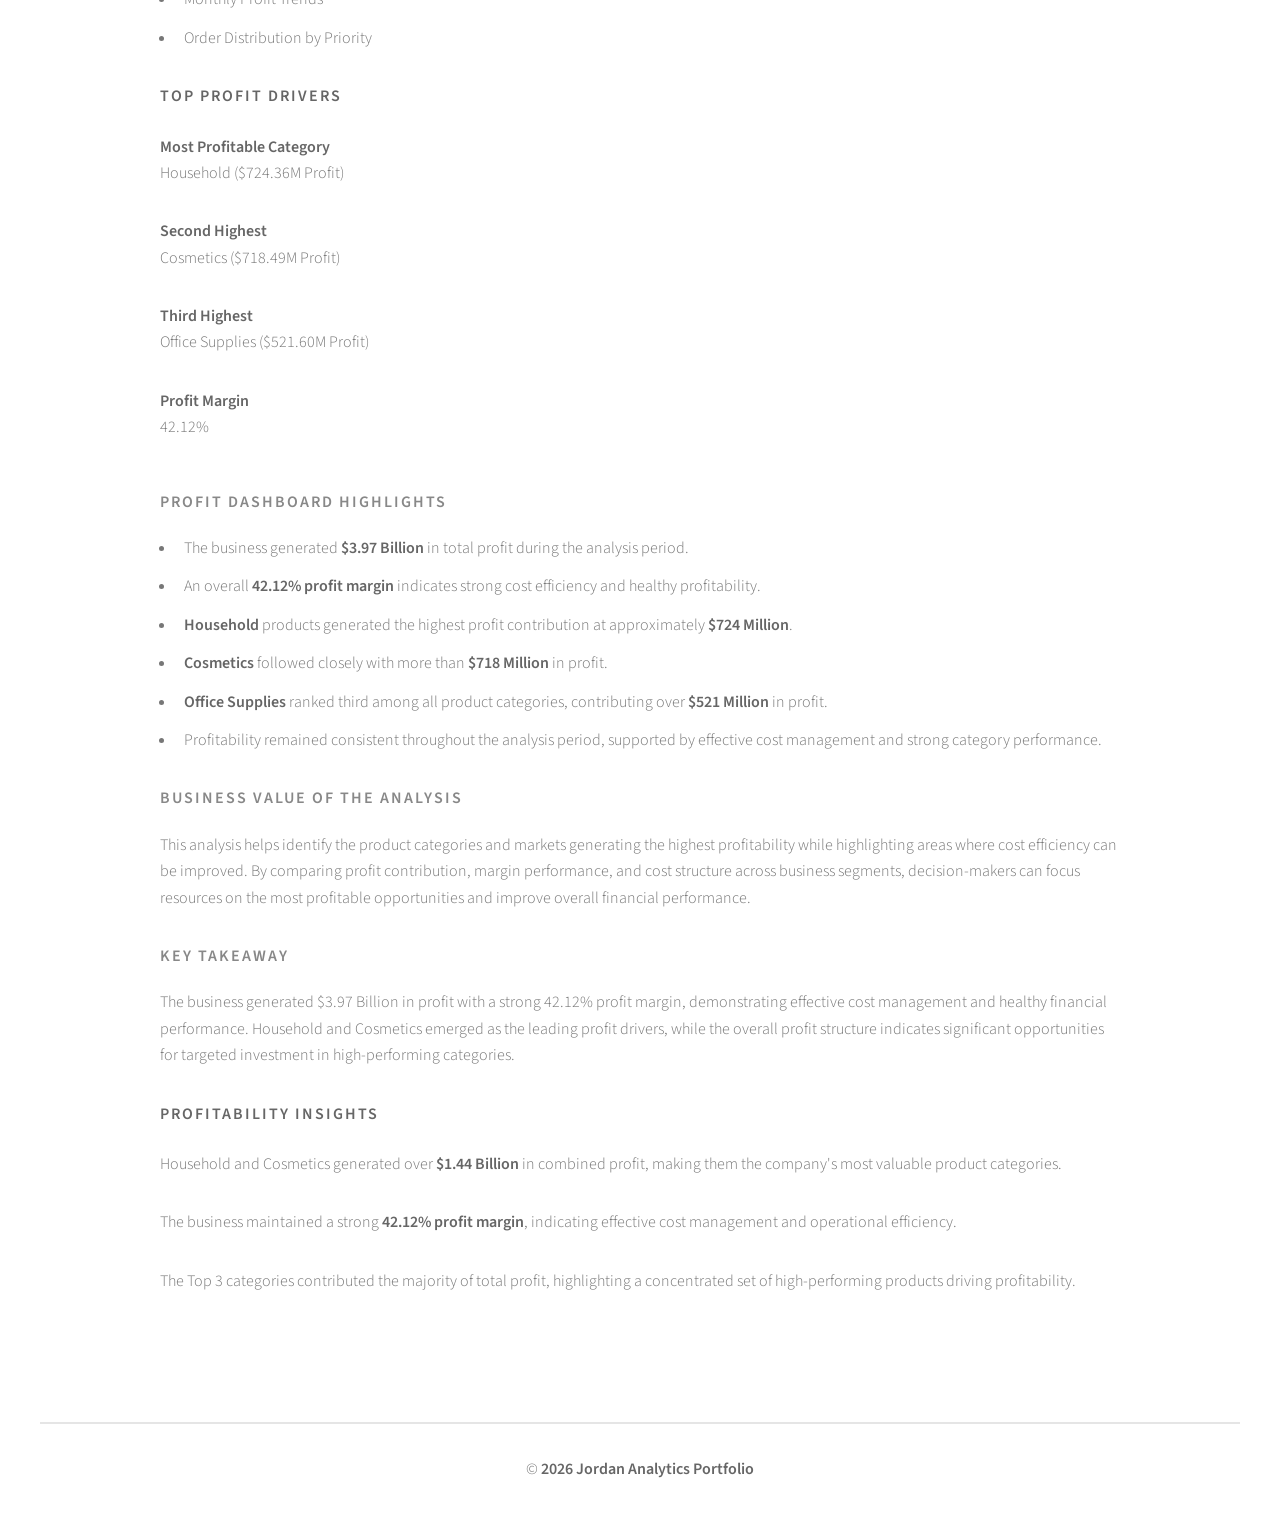
<file: Global_sales_analytics/profit_summary.html>
<!DOCTYPE HTML>
<!--
	Strongly Typed by HTML5 UP
	html5up.net | @ajlkn
	Free for personal and commercial use under the CCA 3.0 license (html5up.net/license)
-->
<html>
	<head>
		<title>profit summary</title>
		<meta charset="utf-8" />
		<meta name="viewport" content="width=device-width, initial-scale=1, user-scalable=no" />
		<link rel="stylesheet" href="assets/css/main.css" />
		
	</head>
	<body class="right-sidebar is-preload">
		<div id="page-wrapper">

			<!-- Header -->
				<section id="header">
					<div class="container">

						<!-- Logo -->
						<h1 id="logo">
 <a>Profit Performance Dashboard</a>
</h1>
<p>
Profitability Analysis, Cost Efficiency & Margin Performance (2014–2021)
</p>

						<!-- Nav -->
<nav id="nav">
    <ul>
        <li><a class="icon solid fa-home" href="index.html"><span>Project Overview</span></a></li>

        <li><a class="icon solid fa-chart-line" href="revenue_summary.html">
            <span>Revenue Dashboard</span></a></li>

        <li><a class="icon solid fa-coins" href="profit_summary.html">
            <span>Profit Dashboard</span></a></li>

        <li><a class="icon solid fa-file-alt" href="excutive_summary.html">
            <span>Executive Summary</span></a></li>
    </ul>
</nav>

					</div>
				</section>

			<!-- Main -->
				<section id="main">
					<div class="container">
						<div class="row">

							<!-- Content -->
								<div id="content" class="col-12">

									<!-- Post -->
										<article class="box post">
		<header>
    <h2>
        <strong>Profit Dashboard Overview</strong>
    </h2>
</header>

<a href="images/profit.pdf" class="image dashboard-preview" target="_blank">
    <img src="images/profit.png" alt="Profit Dashboard Preview" />
</a>


<h3>Dashboard Objective</h3>

<p>
This dashboard evaluates profitability performance between 2014 and 2021
across regions, countries, product categories, and sales channels.
The objective is to identify the most profitable business segments,
measure cost efficiency, and uncover opportunities to improve margins
and overall financial performance.
</p>

<h3>Key Metrics Analyzed</h3>

<ul>
    <li>Total Profit</li>
    <li>Profit Margin</li>
    <li>Cost of Goods Sold (COGS)</li>
    <li>Profit Contribution by Country</li>
    <li>Profit Contribution by Product Category</li>
    <li>Monthly Profit Trends</li>
    <li>Order Distribution by Priority</li>
</ul>



<article class="box excerpt">

<header>
    <h3><strong>Top Profit Drivers</strong></h3>
</header>

<p>
<strong> Most Profitable Category</strong><br>
Household ($724.36M Profit)
</p>

<p>
<strong> Second Highest</strong><br>
Cosmetics ($718.49M Profit)
</p>

<p>
<strong> Third Highest</strong><br>
Office Supplies ($521.60M Profit)
</p>

<p>
<strong> Profit Margin</strong><br>
42.12%
</p>

</article>







<div class="wide-after-line">
<h3>Profit Dashboard Highlights</h3>

<ul>
    <li>The business generated <strong>$3.97 Billion</strong> in total profit during the analysis period.</li>

    <li>An overall <strong>42.12% profit margin</strong> indicates strong cost efficiency and healthy profitability.</li>

    <li><strong>Household</strong> products generated the highest profit contribution at approximately <strong>$724 Million</strong>.</li>

    <li><strong>Cosmetics</strong> followed closely with more than <strong>$718 Million</strong> in profit.</li>

    <li><strong>Office Supplies</strong> ranked third among all product categories, contributing over <strong>$521 Million</strong> in profit.</li>

    <li>Profitability remained consistent throughout the analysis period, supported by effective cost management and strong category performance.</li>
</ul>


<h3>Business Value of the Analysis</h3>

<p>
This analysis helps identify the product categories and markets generating
the highest profitability while highlighting areas where cost efficiency
can be improved. By comparing profit contribution, margin performance,
and cost structure across business segments, decision-makers can focus
resources on the most profitable opportunities and improve overall
financial performance.
</p>



<h3>Key Takeaway</h3>

<p>
The business generated $3.97 Billion in profit with a strong 42.12%
profit margin, demonstrating effective cost management and healthy
financial performance. Household and Cosmetics emerged as the leading
profit drivers, while the overall profit structure indicates significant
opportunities for targeted investment in high-performing categories.
</p>


<article class="box excerpt">

<header>
    <h3><strong>Profitability Insights</strong></h3>
</header>

<p>
Household and Cosmetics generated over
<strong>$1.44 Billion</strong> in combined profit,
making them the company's most valuable product categories.
</p>

<p>
The business maintained a strong
<strong>42.12% profit margin</strong>,
indicating effective cost management and operational efficiency.
</p>

<p>
The Top 3 categories contributed the majority of total profit,
highlighting a concentrated set of high-performing products driving profitability.
</p>

</article>



            </div>
										</article>

								</div>






								</div>

						</div>
					</div>
				</section>

			
							</div>
						</div>
					</div>
				<div id="copyright" class="container">
    <ul class="links">
        <li>&copy; <strong>2026 Jordan Analytics Portfolio</strong></li>
    </ul>
</div>
				</section>

		</div>

		<!-- Scripts -->
			<script src="assets/js/jquery.min.js"></script>
			<script src="assets/js/jquery.dropotron.min.js"></script>
			<script src="assets/js/browser.min.js"></script>
			<script src="assets/js/breakpoints.min.js"></script>
			<script src="assets/js/util.js"></script>
			<script src="assets/js/main.js"></script>

	</body>
</html>
</file>
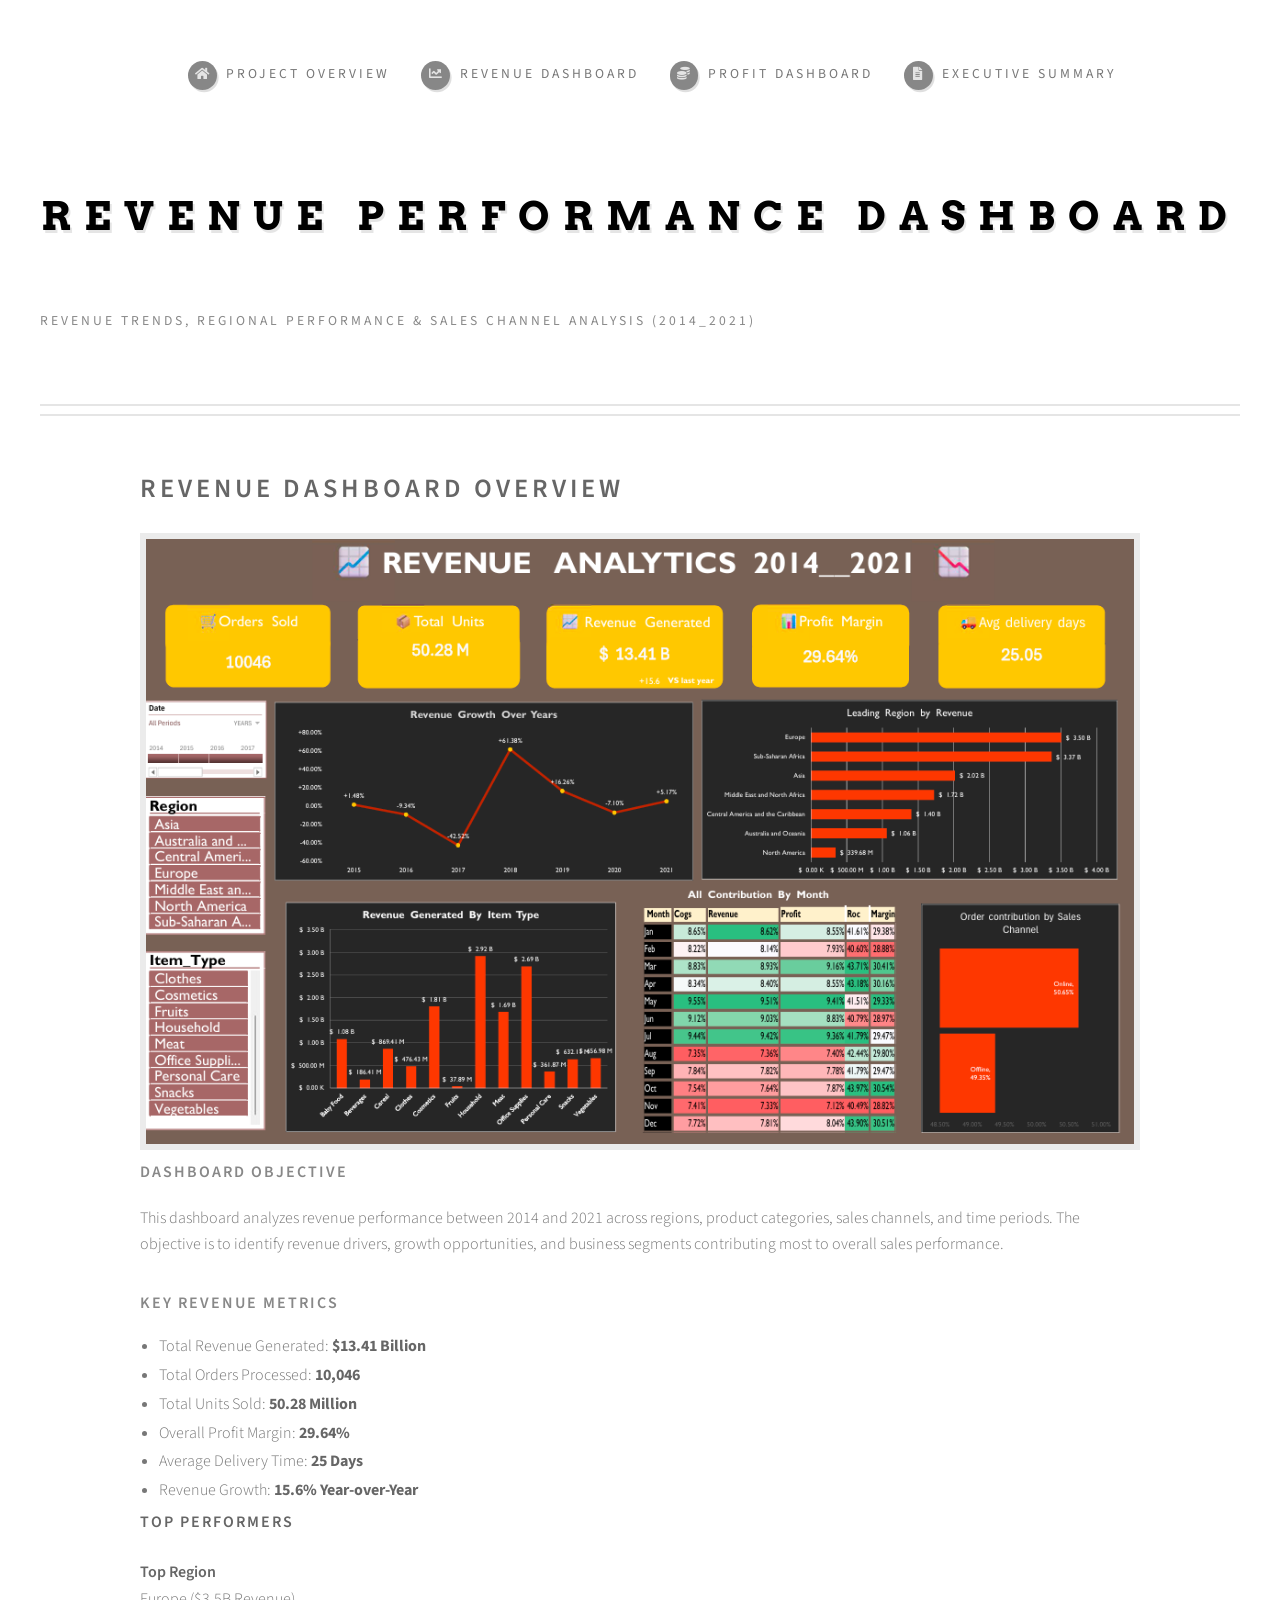
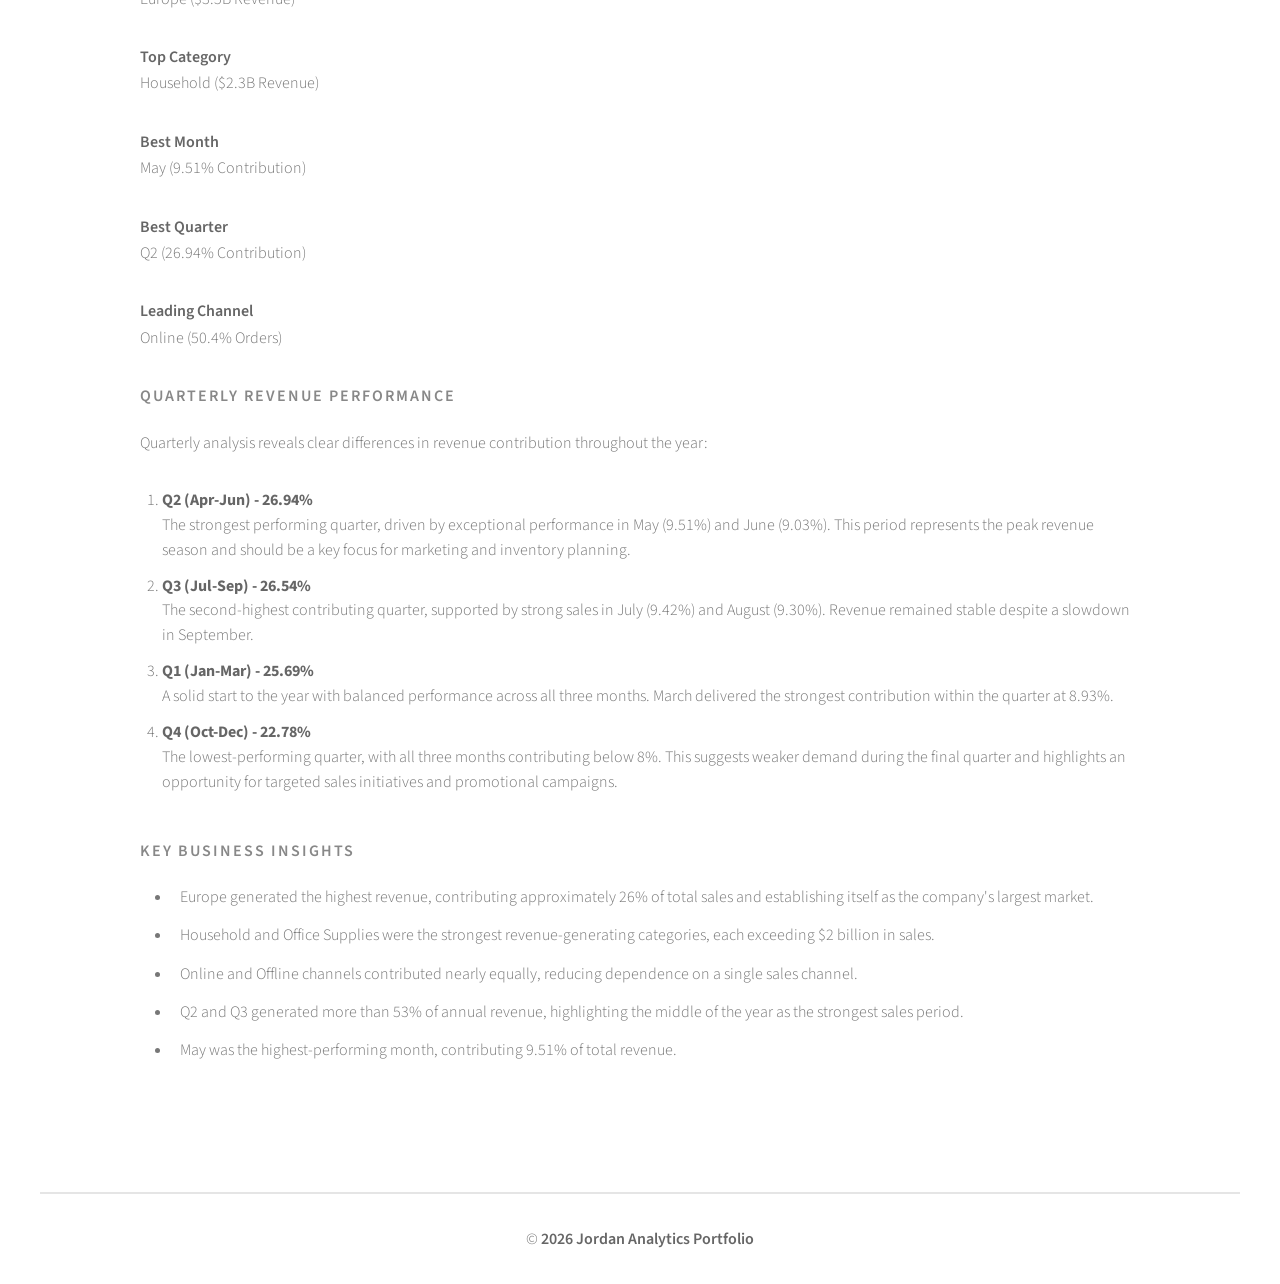
<file: Global_sales_analytics/revenue_summary.html>
<!DOCTYPE HTML>
<!--
	Strongly Typed by HTML5 UP
	html5up.net | @ajlkn
	Free for personal and commercial use under the CCA 3.0 license (html5up.net/license)
-->
<html>
	<head>
		<title>Revenue Performance Dashboard</title>
		<meta charset="utf-8" />
		<meta name="viewport" content="width=device-width, initial-scale=1, user-scalable=no" />


<link rel="stylesheet" href="assets/css/main.css" />

<style>
#main .row {
    align-items: flex-start !important;
}

#sidebar,
#content {
    padding-top: 0 !important;
    margin-top: 0 !important;
}

#sidebar article.box.excerpt,
#content article.box.post {
    padding-top: 0 !important;
    margin-top: 0 !important;
}

#sidebar h3:first-of-type,
#content article.box.post > header,
#content article.box.post > header h2 {
    margin-top: 0 !important;
    padding-top: 0 !important;
    line-height: 1 !important;
}

#content article.box.post > header h2 {
    transform: translateY(-4px);
}
</style>

</head>


	<body class="no-sidebar is-preload">
		<div id="page-wrapper">

			<!-- Header -->
				<section id="header">
					<div class="container">

						<!-- Logo -->
							<h1 id="logo">
    <a>Revenue Performance Dashboard</a>
</h1>

<p>
Revenue Trends, Regional Performance & Sales Channel Analysis (2014_2021)
</p>
						<!-- Nav -->
							<nav id="nav">
								<ul>
									<li><a class="icon solid fa-home" href="index.html"><span>Project Overview</span></a></li>
									
									<li><a class="icon solid fa-chart-line" href="revenue_summary.html"><span>Revenue Dashboard</span></a></li>
									<li><a class="icon solid fa-coins" href="profit_summary.html"><span>Profit Dashboard</span></a></li>
									<li><a class="icon solid fa-file-alt" href="excutive_summary.html"><span>Executive Summary</span></a></li>
								</ul>
							</nav>

					</div>
				</section>

			<!-- Main -->
				<section id="main">
					<div class="container">
						<div class="row">

							

									<!-- Excerpts -->
										<section>
											<ul class="divided">
												<li>

													<!-- Excerpt -->
														<article class="box excerpt">









														</article>

												</li>
											</ul>
										</section>

									

								</div>

							<!-- Content -->
							<div id="content" class="col-12">

									<!-- Post -->
										<article class="box post">

											
<header>
<h2><strong>Revenue Dashboard Overview</strong></h2>
</header>
								
<a href="images/revenue.pdf" class="image dashboard-preview" target="_blank">
    <img src="images/dash.png" alt="Revenue dashboard preview" />
</a>
<h3>Dashboard Objective</h3>

<p>
This dashboard analyzes revenue performance between 2014 and 2021 across
regions, product categories, sales channels, and time periods.
The objective is to identify revenue drivers, growth opportunities,
and business segments contributing most to overall sales performance.
</p>






<h3>Key Revenue Metrics</h3>

<ul class="compact-metrics">
    <li>Total Revenue Generated: <strong>$13.41 Billion</strong></li>
    <li>Total Orders Processed: <strong>10,046</strong></li>
    <li>Total Units Sold: <strong>50.28 Million</strong></li>
    <li>Overall Profit Margin: <strong>29.64%</strong></li>
    <li>Average Delivery Time: <strong>25 Days</strong></li>
    <li>Revenue Growth: <strong>15.6% Year-over-Year</strong></li>
</ul>



<article class="box excerpt">
    <header>
        <h3><strong>Top Performers</strong></h3>
    </header>

    <p><strong> Top Region</strong><br>
    Europe ($3.5B Revenue)</p>

    <p><strong> Top Category</strong><br>
    Household ($2.3B Revenue)</p>

    <p><strong> Best Month</strong><br>
    May (9.51% Contribution)</p>

    <p><strong> Best Quarter</strong><br>
    Q2 (26.94% Contribution)</p>

    <p><strong> Leading Channel</strong><br>
    Online (50.4% Orders)</p>
</article>
												</article>


<h3>Quarterly Revenue Performance</h3>

<p>
Quarterly analysis reveals clear differences in revenue contribution throughout the year:
</p>

<ol class="quarterly-list">
    <li><strong>Q2 (Apr-Jun) - 26.94%</strong><br>
    The strongest performing quarter, driven by exceptional performance in May (9.51%) and June (9.03%). This period represents the peak revenue season and should be a key focus for marketing and inventory planning.</li>

    <li><strong>Q3 (Jul-Sep) - 26.54%</strong><br>
    The second-highest contributing quarter, supported by strong sales in July (9.42%) and August (9.30%). Revenue remained stable despite a slowdown in September.</li>

    <li><strong>Q1 (Jan-Mar) - 25.69%</strong><br>
    A solid start to the year with balanced performance across all three months. March delivered the strongest contribution within the quarter at 8.93%.</li>

    <li><strong>Q4 (Oct-Dec) - 22.78%</strong><br>
    The lowest-performing quarter, with all three months contributing below 8%. This suggests weaker demand during the final quarter and highlights an opportunity for targeted sales initiatives and promotional campaigns.</li>
</ol>

















<h3>Key Business Insights</h3>
<ul>
    <ul>
<li>Europe generated the highest revenue, contributing approximately 26% of total sales and establishing itself as the company's largest market.</li>

<li>Household and Office Supplies were the strongest revenue-generating categories, each exceeding $2 billion in sales.</li>

<li>Online and Offline channels contributed nearly equally, reducing dependence on a single sales channel.</li>

<li>Q2 and Q3 generated more than 53% of annual revenue, highlighting the middle of the year as the strongest sales period.</li>

<li>May was the highest-performing month, contributing 9.51% of total revenue.</li>
</ul>
</ul>
											




										</article>

								</div>

						</div>
					</div>
									</div>
				<div id="copyright" class="container">
    <ul class="links">
        <li>&copy; <strong>2026 Jordan Analytics Portfolio</strong></li>
    </ul>
</div>
				</section>

			
						

		</div>

		<!-- Scripts -->
			<script src="assets/js/jquery.min.js"></script>
			<script src="assets/js/jquery.dropotron.min.js"></script>
			<script src="assets/js/browser.min.js"></script>
			<script src="assets/js/breakpoints.min.js"></script>
			<script src="assets/js/util.js"></script>
			<script src="assets/js/main.js"></script>

	</body>
</html>
</file>
<file: assets/css/main.css>
@import url("https://fonts.googleapis.com/css?family=Open+Sans:300,300italic,600,600italic,700");
@import url("fontawesome-all.min.css");

/*
	Miniport by HTML5 UP
	html5up.net | @ajlkn
	Free for personal and commercial use under the CCA 3.0 license (html5up.net/license)
*/

html, body, div, span, applet, object,
iframe, h1, h2, h3, h4, h5, h6, p, blockquote,
pre, a, abbr, acronym, address, big, cite,
code, del, dfn, em, img, ins, kbd, q, s, samp,
small, strike, strong, sub, sup, tt, var, b,
u, i, center, dl, dt, dd, ol, ul, li, fieldset,
form, label, legend, table, caption, tbody,
tfoot, thead, tr, th, td, article, aside,
canvas, details, embed, figure, figcaption,
footer, header, hgroup, menu, nav, output, ruby,
section, summary, time, mark, audio, video {
	margin: 0;
	padding: 0;
	border: 0;
	font-size: 100%;
	font: inherit;
	vertical-align: baseline;}

article, aside, details, figcaption, figure,
footer, header, hgroup, menu, nav, section {
	display: block;}

body {
	line-height: 1;
}

ol, ul {
	list-style: none;
}

blockquote, q {
	quotes: none;
}

	blockquote:before, blockquote:after, q:before, q:after {
		content: '';
		content: none;
	}

table {
	border-collapse: collapse;
	border-spacing: 0;
}

body {
	-webkit-text-size-adjust: none;
}

mark {
	background-color: transparent;
	color: inherit;
}

input::-moz-focus-inner {
	border: 0;
	padding: 0;
}

input, select, textarea {
	-moz-appearance: none;
	-webkit-appearance: none;
	-ms-appearance: none;
	appearance: none;
}

/* Basic */

	html {
		box-sizing: border-box;
	}

	*, *:before, *:after {
		box-sizing: inherit;
	}

	body {
		padding-top: 3.5em;
	}

		body.is-preload *, body.is-preload *:before, body.is-preload *:after {
			-moz-animation: none !important;
			-webkit-animation: none !important;
			-ms-animation: none !important;
			animation: none !important;
			-moz-transition: none !important;
			-webkit-transition: none !important;
			-ms-transition: none !important;
			transition: none !important;
		}

	body, input, textarea, select {
		font-family: 'Open Sans', sans-serif;
		line-height: 1.85em;
		color: #888;
		font-weight: 300;
		font-size: 13pt;
	}

	a {
		-moz-transition: color .2s ease-in-out;
		-webkit-transition: color .2s ease-in-out;
		-ms-transition: color .2s ease-in-out;
		transition: color .2s ease-in-out;
		color: #43B3E0;
		text-decoration: underline;
	}

		a:hover {
			color: #43bff0 !important;
		}

		a img {
			border: 0;
		}

	b, strong {
		font-weight: 600;
		color: #3e3e3e;
	}

	i, em {
		font-style: italic;
	}

	sub {
		position: relative;
		top: 0.5em;
		font-size: 0.8em;
	}

	sup {
		position: relative;
		top: -0.5em;
		font-size: 0.8em;
	}

	blockquote {
		border-left: solid 0.75em #eee;
		padding: 1em 0 1em 1.5em;
		font-style: italic;
	}

	h1, h2, h3, h4, h5, h6 {
		color: #3e3e3e;
		margin: 0 0 0.75em 0;
	}

	h1 a, h2 a, h3 a, h4 a, h5 a, h6 a {
		text-decoration: none;
		color: inherit;
	}

	h2, h3, h4, h5, h6 {
		font-weight: 700;
	}

	h1 {
		font-size: 3.25em;
		letter-spacing: -0.025em;
		font-weight: 300;
	}

		h1 strong {
			font-weight: 700;
		}

	h2 {
		font-size: 2em;
		letter-spacing: -0.015em;
	}

	h3 {
		font-size: 1.5em;
		letter-spacing: -0.015em;
	}

	em, i {
		font-style: italic;
	}

	br.clear {
		clear: both;
	}

	hr {
		border: 0;
		border-top: solid 1px #444;
		border-top-color: rgba(0, 0, 0, 0.35);
		box-shadow: 0px 1px 0px 0px rgba(255, 255, 255, 0.1);
		height: 1px;
		margin: 3em 0;
	}

	p, ul, ol, dl, table {
		margin-bottom: 2em;
	}

	header {
		margin: 0 0 3em 0;
	}

		header > p {
			font-size: 1.25em;
			margin: 0;
		}

	footer {
		margin: 3em 0 0 0;
	}

		footer > p {
			font-size: 1.25em;
		}

/* Container */

	.container {
		margin: 0 auto;
		max-width: calc(100% - 50px);
		width: 1200px;
	}

		.container.medium {
			width: 900px;
		}

		@media screen and (max-width: 1680px) {

			.container {
				width: 1200px;
			}

				.container.medium {
					width: 900px;
				}

		}

		@media screen and (max-width: 1280px) {

			.container {
				width: 960px;
			}

				.container.medium {
					width: 720px;
				}

		}

		@media screen and (max-width: 980px) {

			.container {
				width: 100%;
			}

				.container.medium {
					width: 75%;
				}

		}

		@media screen and (max-width: 736px) {

			.container {
				width: 100%;
				max-width: calc(100% - 30px);
			}

				.container.medium {
					width: 100%;
				}

		}

/* Row */

	.row {
		display: flex;
		flex-wrap: wrap;
		box-sizing: border-box;
		align-items: stretch;
	}

		.row > * {
			box-sizing: border-box;
		}

		.row.gtr-uniform > * > :last-child {
			margin-bottom: 0;
		}

		.row.aln-left {
			justify-content: flex-start;
		}

		.row.aln-center {
			justify-content: center;
		}

		.row.aln-right {
			justify-content: flex-end;
		}

		.row.aln-top {
			align-items: flex-start;
		}

		.row.aln-middle {
			align-items: center;
		}

		.row.aln-bottom {
			align-items: flex-end;
		}

		.row > .imp {
			order: -1;
		}

		.row > .col-1 {
			width: 8.33333%;
		}

		.row > .off-1 {
			margin-left: 8.33333%;
		}

		.row > .col-2 {
			width: 16.66667%;
		}

		.row > .off-2 {
			margin-left: 16.66667%;
		}

		.row > .col-3 {
			width: 25%;
		}

		.row > .off-3 {
			margin-left: 25%;
		}

		.row > .col-4 {
			width: 33.33333%;
		}

		.row > .off-4 {
			margin-left: 33.33333%;
		}

		.row > .col-5 {
			width: 41.66667%;
		}

		.row > .off-5 {
			margin-left: 41.66667%;
		}

		.row > .col-6 {
			width: 50%;
		}

		.row > .off-6 {
			margin-left: 50%;
		}

		.row > .col-7 {
			width: 58.33333%;
		}

		.row > .off-7 {
			margin-left: 58.33333%;
		}

		.row > .col-8 {
			width: 66.66667%;
		}

		.row > .off-8 {
			margin-left: 66.66667%;
		}

		.row > .col-9 {
			width: 75%;
		}

		.row > .off-9 {
			margin-left: 75%;
		}

		.row > .col-10 {
			width: 83.33333%;
		}

		.row > .off-10 {
			margin-left: 83.33333%;
		}

		.row > .col-11 {
			width: 91.66667%;
		}

		.row > .off-11 {
			margin-left: 91.66667%;
		}

		.row > .col-12 {
			width: 100%;
		}

		.row > .off-12 {
			margin-left: 100%;
		}

		.row.gtr-0 {
			margin-top: 0px;
			margin-left: 0px;
		}

			.row.gtr-0 > * {
				padding: 0px 0 0 0px;
			}

			.row.gtr-0.gtr-uniform {
				margin-top: 0px;
			}

				.row.gtr-0.gtr-uniform > * {
					padding-top: 0px;
				}

		.row.gtr-25 {
			margin-top: -6.25px;
			margin-left: -6.25px;
		}

			.row.gtr-25 > * {
				padding: 6.25px 0 0 6.25px;
			}

			.row.gtr-25.gtr-uniform {
				margin-top: -6.25px;
			}

				.row.gtr-25.gtr-uniform > * {
					padding-top: 6.25px;
				}

		.row.gtr-50 {
			margin-top: -12.5px;
			margin-left: -12.5px;
		}

			.row.gtr-50 > * {
				padding: 12.5px 0 0 12.5px;
			}

			.row.gtr-50.gtr-uniform {
				margin-top: -12.5px;
			}

				.row.gtr-50.gtr-uniform > * {
					padding-top: 12.5px;
				}

		.row {
			margin-top: -25px;
			margin-left: -25px;
		}

			.row > * {
				padding: 25px 0 0 25px;
			}

			.row.gtr-uniform {
				margin-top: -25px;
			}

				.row.gtr-uniform > * {
					padding-top: 25px;
				}

		.row.gtr-150 {
			margin-top: -37.5px;
			margin-left: -37.5px;
		}

			.row.gtr-150 > * {
				padding: 37.5px 0 0 37.5px;
			}

			.row.gtr-150.gtr-uniform {
				margin-top: -37.5px;
			}

				.row.gtr-150.gtr-uniform > * {
					padding-top: 37.5px;
				}

		.row.gtr-200 {
			margin-top: -50px;
			margin-left: -50px;
		}

			.row.gtr-200 > * {
				padding: 50px 0 0 50px;
			}

			.row.gtr-200.gtr-uniform {
				margin-top: -50px;
			}

				.row.gtr-200.gtr-uniform > * {
					padding-top: 50px;
				}

		@media screen and (max-width: 1680px) {

			.row {
				display: flex;
				flex-wrap: wrap;
				box-sizing: border-box;
				align-items: stretch;
			}

				.row > * {
					box-sizing: border-box;
				}

				.row.gtr-uniform > * > :last-child {
					margin-bottom: 0;
				}

				.row.aln-left {
					justify-content: flex-start;
				}

				.row.aln-center {
					justify-content: center;
				}

				.row.aln-right {
					justify-content: flex-end;
				}

				.row.aln-top {
					align-items: flex-start;
				}

				.row.aln-middle {
					align-items: center;
				}

				.row.aln-bottom {
					align-items: flex-end;
				}

				.row > .imp-xlarge {
					order: -1;
				}

				.row > .col-1-xlarge {
					width: 8.33333%;
				}

				.row > .off-1-xlarge {
					margin-left: 8.33333%;
				}

				.row > .col-2-xlarge {
					width: 16.66667%;
				}

				.row > .off-2-xlarge {
					margin-left: 16.66667%;
				}

				.row > .col-3-xlarge {
					width: 25%;
				}

				.row > .off-3-xlarge {
					margin-left: 25%;
				}

				.row > .col-4-xlarge {
					width: 33.33333%;
				}

				.row > .off-4-xlarge {
					margin-left: 33.33333%;
				}

				.row > .col-5-xlarge {
					width: 41.66667%;
				}

				.row > .off-5-xlarge {
					margin-left: 41.66667%;
				}

				.row > .col-6-xlarge {
					width: 50%;
				}

				.row > .off-6-xlarge {
					margin-left: 50%;
				}

				.row > .col-7-xlarge {
					width: 58.33333%;
				}

				.row > .off-7-xlarge {
					margin-left: 58.33333%;
				}

				.row > .col-8-xlarge {
					width: 66.66667%;
				}

				.row > .off-8-xlarge {
					margin-left: 66.66667%;
				}

				.row > .col-9-xlarge {
					width: 75%;
				}

				.row > .off-9-xlarge {
					margin-left: 75%;
				}

				.row > .col-10-xlarge {
					width: 83.33333%;
				}

				.row > .off-10-xlarge {
					margin-left: 83.33333%;
				}

				.row > .col-11-xlarge {
					width: 91.66667%;
				}

				.row > .off-11-xlarge {
					margin-left: 91.66667%;
				}

				.row > .col-12-xlarge {
					width: 100%;
				}

				.row > .off-12-xlarge {
					margin-left: 100%;
				}

				.row.gtr-0 {
					margin-top: 0px;
					margin-left: 0px;
				}

					.row.gtr-0 > * {
						padding: 0px 0 0 0px;
					}

					.row.gtr-0.gtr-uniform {
						margin-top: 0px;
					}

						.row.gtr-0.gtr-uniform > * {
							padding-top: 0px;
						}

				.row.gtr-25 {
					margin-top: -6.25px;
					margin-left: -6.25px;
				}

					.row.gtr-25 > * {
						padding: 6.25px 0 0 6.25px;
					}

					.row.gtr-25.gtr-uniform {
						margin-top: -6.25px;
					}

						.row.gtr-25.gtr-uniform > * {
							padding-top: 6.25px;
						}

				.row.gtr-50 {
					margin-top: -12.5px;
					margin-left: -12.5px;
				}

					.row.gtr-50 > * {
						padding: 12.5px 0 0 12.5px;
					}

					.row.gtr-50.gtr-uniform {
						margin-top: -12.5px;
					}

						.row.gtr-50.gtr-uniform > * {
							padding-top: 12.5px;
						}

				.row {
					margin-top: -25px;
					margin-left: -25px;
				}

					.row > * {
						padding: 25px 0 0 25px;
					}



					.row.gtr-uniform {
						margin-top: -25px;
					}


						.row.gtr-uniform > * {
							padding-top: 25px;
						}

				.row.gtr-150 {
					margin-top: -37.5px;
					margin-left: -37.5px;
				}

					.row.gtr-150 > * {
						padding: 37.5px 0 0 37.5px;
					}

					.row.gtr-150.gtr-uniform {
						margin-top: -37.5px;
					}

						.row.gtr-150.gtr-uniform > * {
							padding-top: 37.5px;
						}

				.row.gtr-200 {
					margin-top: -50px;
					margin-left: -50px;
				}

					.row.gtr-200 > * {
						padding: 50px 0 0 50px;
					}

					.row.gtr-200.gtr-uniform {
						margin-top: -50px;
					}

						.row.gtr-200.gtr-uniform > * {
							padding-top: 50px;
						}

		}

		@media screen and (max-width: 1280px) {

			.row {
				display: flex;
				flex-wrap: wrap;
				box-sizing: border-box;
				align-items: stretch;
			}

				.row > * {
					box-sizing: border-box;
				}

				.row.gtr-uniform > * > :last-child {
					margin-bottom: 0;
				}

				.row.aln-left {
					justify-content: flex-start;
				}

				.row.aln-center {
					justify-content: center;
				}

				.row.aln-right {
					justify-content: flex-end;
				}

				.row.aln-top {
					align-items: flex-start;
				}

				.row.aln-middle {
					align-items: center;
				}

				.row.aln-bottom {
					align-items: flex-end;
				}

				.row > .imp-large {
					order: -1;
				}

				.row > .col-1-large {
					width: 8.33333%;
				}

				.row > .off-1-large {
					margin-left: 8.33333%;
				}

				.row > .col-2-large {
					width: 16.66667%;
				}

				.row > .off-2-large {
					margin-left: 16.66667%;
				}

				.row > .col-3-large {
					width: 25%;
				}

				.row > .off-3-large {
					margin-left: 25%;
				}

				.row > .col-4-large {
					width: 33.33333%;
				}

				.row > .off-4-large {
					margin-left: 33.33333%;
				}

				.row > .col-5-large {
					width: 41.66667%;
				}

				.row > .off-5-large {
					margin-left: 41.66667%;
				}

				.row > .col-6-large {
					width: 50%;
				}

				.row > .off-6-large {
					margin-left: 50%;
				}

				.row > .col-7-large {
					width: 58.33333%;
				}

				.row > .off-7-large {
					margin-left: 58.33333%;
				}

				.row > .col-8-large {
					width: 66.66667%;
				}

				.row > .off-8-large {
					margin-left: 66.66667%;
				}

				.row > .col-9-large {
					width: 75%;
				}

				.row > .off-9-large {
					margin-left: 75%;
				}

				.row > .col-10-large {
					width: 83.33333%;
				}

				.row > .off-10-large {
					margin-left: 83.33333%;
				}

				.row > .col-11-large {
					width: 91.66667%;
				}

				.row > .off-11-large {
					margin-left: 91.66667%;
				}

				.row > .col-12-large {
					width: 100%;
				}

				.row > .off-12-large {
					margin-left: 100%;
				}

				.row.gtr-0 {
					margin-top: 0px;
					margin-left: 0px;
				}

					.row.gtr-0 > * {
						padding: 0px 0 0 0px;
					}

					.row.gtr-0.gtr-uniform {
						margin-top: 0px;
					}

						.row.gtr-0.gtr-uniform > * {
							padding-top: 0px;
						}

				.row.gtr-25 {
					margin-top: -6.25px;
					margin-left: -6.25px;
				}

					.row.gtr-25 > * {
						padding: 6.25px 0 0 6.25px;
					}

					.row.gtr-25.gtr-uniform {
						margin-top: -6.25px;
					}

						.row.gtr-25.gtr-uniform > * {
							padding-top: 6.25px;
						}

				.row.gtr-50 {
					margin-top: -12.5px;
					margin-left: -12.5px;
				}

					.row.gtr-50 > * {
						padding: 12.5px 0 0 12.5px;
					}

					.row.gtr-50.gtr-uniform {
						margin-top: -12.5px;
					}

						.row.gtr-50.gtr-uniform > * {
							padding-top: 12.5px;
						}

				.row {
					margin-top: -25px;
					margin-left: -25px;
				}

					.row > * {
						padding: 25px 0 0 25px;
					}

					.row.gtr-uniform {
						margin-top: -25px;
					}

						.row.gtr-uniform > * {
							padding-top: 25px;
						}

				.row.gtr-150 {
					margin-top: -37.5px;
					margin-left: -37.5px;
				}

					.row.gtr-150 > * {
						padding: 37.5px 0 0 37.5px;
					}

					.row.gtr-150.gtr-uniform {
						margin-top: -37.5px;
					}

						.row.gtr-150.gtr-uniform > * {
							padding-top: 37.5px;
						}

				.row.gtr-200 {
					margin-top: -50px;
					margin-left: -50px;
				}

					.row.gtr-200 > * {
						padding: 50px 0 0 50px;
					}

					.row.gtr-200.gtr-uniform {
						margin-top: -50px;
					}

						.row.gtr-200.gtr-uniform > * {
							padding-top: 50px;
						}

		}

		@media screen and (max-width: 980px) {

			.row {
				display: flex;
				flex-wrap: wrap;
				box-sizing: border-box;
				align-items: stretch;
			}

				.row > * {
					box-sizing: border-box;
				}

				.row.gtr-uniform > * > :last-child {
					margin-bottom: 0;
				}

				.row.aln-left {
					justify-content: flex-start;
				}

				.row.aln-center {
					justify-content: center;
				}

				.row.aln-right {
					justify-content: flex-end;
				}

				.row.aln-top {
					align-items: flex-start;
				}

				.row.aln-middle {
					align-items: center;
				}

				.row.aln-bottom {
					align-items: flex-end;
				}

				.row > .imp-medium {
					order: -1;
				}

				.row > .col-1-medium {
					width: 8.33333%;
				}

				.row > .off-1-medium {
					margin-left: 8.33333%;
				}

				.row > .col-2-medium {
					width: 16.66667%;
				}

				.row > .off-2-medium {
					margin-left: 16.66667%;
				}

				.row > .col-3-medium {
					width: 25%;
				}

				.row > .off-3-medium {
					margin-left: 25%;
				}

				.row > .col-4-medium {
					width: 33.33333%;
				}

				.row > .off-4-medium {
					margin-left: 33.33333%;
				}

				.row > .col-5-medium {
					width: 41.66667%;
				}

				.row > .off-5-medium {
					margin-left: 41.66667%;
				}

				.row > .col-6-medium {
					width: 50%;
				}

				.row > .off-6-medium {
					margin-left: 50%;
				}

				.row > .col-7-medium {
					width: 58.33333%;
				}

				.row > .off-7-medium {
					margin-left: 58.33333%;
				}

				.row > .col-8-medium {
					width: 66.66667%;
				}

				.row > .off-8-medium {
					margin-left: 66.66667%;
				}

				.row > .col-9-medium {
					width: 75%;
				}

				.row > .off-9-medium {
					margin-left: 75%;
				}

				.row > .col-10-medium {
					width: 83.33333%;
				}

				.row > .off-10-medium {
					margin-left: 83.33333%;
				}

				.row > .col-11-medium {
					width: 91.66667%;
				}

				.row > .off-11-medium {
					margin-left: 91.66667%;
				}

				.row > .col-12-medium {
					width: 100%;
				}

				.row > .off-12-medium {
					margin-left: 100%;
				}

				.row.gtr-0 {
					margin-top: 0px;
					margin-left: 0px;
				}

					.row.gtr-0 > * {
						padding: 0px 0 0 0px;
					}

					.row.gtr-0.gtr-uniform {
						margin-top: 0px;
					}

						.row.gtr-0.gtr-uniform > * {
							padding-top: 0px;
						}

				.row.gtr-25 {
					margin-top: -6.25px;
					margin-left: -6.25px;
				}

					.row.gtr-25 > * {
						padding: 6.25px 0 0 6.25px;
					}

					.row.gtr-25.gtr-uniform {
						margin-top: -6.25px;
					}

						.row.gtr-25.gtr-uniform > * {
							padding-top: 6.25px;
						}

				.row.gtr-50 {
					margin-top: -12.5px;
					margin-left: -12.5px;
				}

					.row.gtr-50 > * {
						padding: 12.5px 0 0 12.5px;
					}

					.row.gtr-50.gtr-uniform {
						margin-top: -12.5px;
					}

						.row.gtr-50.gtr-uniform > * {
							padding-top: 12.5px;
						}

				.row {
					margin-top: -25px;
					margin-left: -25px;
				}

					.row > * {
						padding: 25px 0 0 25px;
					}

					.row.gtr-uniform {
						margin-top: -25px;
					}

						.row.gtr-uniform > * {
							padding-top: 25px;
						}

				.row.gtr-150 {
					margin-top: -37.5px;
					margin-left: -37.5px;
				}

					.row.gtr-150 > * {
						padding: 37.5px 0 0 37.5px;
					}

					.row.gtr-150.gtr-uniform {
						margin-top: -37.5px;
					}

						.row.gtr-150.gtr-uniform > * {
							padding-top: 37.5px;
						}

				.row.gtr-200 {
					margin-top: -50px;
					margin-left: -50px;
				}

					.row.gtr-200 > * {
						padding: 50px 0 0 50px;
					}

					.row.gtr-200.gtr-uniform {
						margin-top: -50px;
					}

						.row.gtr-200.gtr-uniform > * {
							padding-top: 50px;
						}

		}

		@media screen and (max-width: 736px) {

			.row {
				display: flex;
				flex-wrap: wrap;
				box-sizing: border-box;
				align-items: stretch;
			}

				.row > * {
					box-sizing: border-box;
				}

				.row.gtr-uniform > * > :last-child {
					margin-bottom: 0;
				}

				.row.aln-left {
					justify-content: flex-start;
				}

				.row.aln-center {
					justify-content: center;
				}

				.row.aln-right {
					justify-content: flex-end;
				}

				.row.aln-top {
					align-items: flex-start;
				}

				.row.aln-middle {
					align-items: center;
				}

				.row.aln-bottom {
					align-items: flex-end;
				}

				.row > .imp-small {
					order: -1;
				}

				.row > .col-1-small {
					width: 8.33333%;
				}

				.row > .off-1-small {
					margin-left: 8.33333%;
				}

				.row > .col-2-small {
					width: 16.66667%;
				}

				.row > .off-2-small {
					margin-left: 16.66667%;
				}

				.row > .col-3-small {
					width: 25%;
				}

				.row > .off-3-small {
					margin-left: 25%;
				}

				.row > .col-4-small {
					width: 33.33333%;
				}

				.row > .off-4-small {
					margin-left: 33.33333%;
				}

				.row > .col-5-small {
					width: 41.66667%;
				}

				.row > .off-5-small {
					margin-left: 41.66667%;
				}

				.row > .col-6-small {
					width: 50%;
				}

				.row > .off-6-small {
					margin-left: 50%;
				}

				.row > .col-7-small {
					width: 58.33333%;
				}

				.row > .off-7-small {
					margin-left: 58.33333%;
				}

				.row > .col-8-small {
					width: 66.66667%;
				}

				.row > .off-8-small {
					margin-left: 66.66667%;
				}

				.row > .col-9-small {
					width: 75%;
				}

				.row > .off-9-small {
					margin-left: 75%;
				}

				.row > .col-10-small {
					width: 83.33333%;
				}

				.row > .off-10-small {
					margin-left: 83.33333%;
				}

				.row > .col-11-small {
					width: 91.66667%;
				}

				.row > .off-11-small {
					margin-left: 91.66667%;
				}

				.row > .col-12-small {
					width: 100%;
				}

				.row > .off-12-small {
					margin-left: 100%;
				}

				.row.gtr-0 {
					margin-top: 0px;
					margin-left: 0px;
				}

					.row.gtr-0 > * {
						padding: 0px 0 0 0px;
					}

					.row.gtr-0.gtr-uniform {
						margin-top: 0px;
					}

						.row.gtr-0.gtr-uniform > * {
							padding-top: 0px;
						}

				.row.gtr-25 {
					margin-top: -3.75px;
					margin-left: -3.75px;
				}

					.row.gtr-25 > * {
						padding: 3.75px 0 0 3.75px;
					}

					.row.gtr-25.gtr-uniform {
						margin-top: -3.75px;
					}

						.row.gtr-25.gtr-uniform > * {
							padding-top: 3.75px;
						}

				.row.gtr-50 {
					margin-top: -7.5px;
					margin-left: -7.5px;
				}

					.row.gtr-50 > * {
						padding: 7.5px 0 0 7.5px;
					}

					.row.gtr-50.gtr-uniform {
						margin-top: -7.5px;
					}

						.row.gtr-50.gtr-uniform > * {
							padding-top: 7.5px;
						}

				.row {
					margin-top: -15px;
					margin-left: -15px;
				}

					.row > * {
						padding: 15px 0 0 15px;
					}

					.row.gtr-uniform {
						margin-top: -15px;
					}

						.row.gtr-uniform > * {
							padding-top: 15px;
						}

				.row.gtr-150 {
					margin-top: -22.5px;
					margin-left: -22.5px;
				}

					.row.gtr-150 > * {
						padding: 22.5px 0 0 22.5px;
					}

					.row.gtr-150.gtr-uniform {
						margin-top: -22.5px;
					}

						.row.gtr-150.gtr-uniform > * {
							padding-top: 22.5px;
						}

				.row.gtr-200 {
					margin-top: -30px;
					margin-left: -30px;
				}

					.row.gtr-200 > * {
						padding: 30px 0 0 30px;
					}

					.row.gtr-200.gtr-uniform {
						margin-top: -30px;
					}

						.row.gtr-200.gtr-uniform > * {
							padding-top: 30px;
						}

		}

/* Form */

	form label {
		color: #3e3e3e;
		font-weight: 700;
		display: block;
		margin: 0 0 0.5em 0;
	}

	form input[type=text],
	form input[type=email],
	form input[type=password],
	form select,
	form textarea {
		-moz-transition: background .2s ease-in-out, box-shadow .2s ease-in-out;
		-webkit-transition: background .2s ease-in-out, box-shadow .2s ease-in-out;
		-ms-transition: background .2s ease-in-out, box-shadow .2s ease-in-out;
		transition: background .2s ease-in-out, box-shadow .2s ease-in-out;
		-webkit-appearance: none;
		display: block;
		border: 0;
		padding: 0.75em;
		font-size: 1em;
		border-radius: 8px;
		border: solid 1px #ddd;
		background: #fff;
		color: #bbb;
		box-shadow: inset 0px 2px 3px 1px rgba(0, 0, 0, 0.05), 0px 1px 0px 0px rgba(255, 255, 255, 0.025);
		width: 100%;
	}

		form input[type=text]:focus,
		form input[type=email]:focus,
		form input[type=password]:focus,
		form select:focus,
		form textarea:focus {
			background: #fafafa;
			box-shadow: inset 0px 2px 5px 0px rgba(0, 0, 0, 0.05), 0px 1px 0px 0px rgba(255, 255, 255, 0.025), inset 0px 0px 2px 1px #43bff0;
		}

	form textarea {
		height: 15em;
	}

	form .actions:last-child {
		margin-bottom: 0;
	}

	form ::-webkit-input-placeholder {
		color: #555 !important;
	}

	form :-moz-placeholder {
		color: #555 !important;
	}

	form ::-moz-placeholder {
		color: #555 !important;
	}

	form :-ms-input-placeholder {
		color: #555 !important;
	}

	form ::-moz-focus-inner {
		border: 0;
	}

/* Tables */

	table {
		width: 100%;
	}

		table.default {
			width: 100%;
		}

			table.default tr {
				border-top: solid 1px #eee;
			}

				table.default tr:first-child {
					border-top: 0;
				}

			table.default td {
				padding: 0.5em 1em 0.5em 1em;
			}

			table.default th {
				text-align: left;
				padding: 0.5em 1em 0.5em 1em;
				font-weight: 600;
				margin: 0 0 1em 0;
			}

			table.default thead {
				background: #4f4f4f;
				color: #fff;
			}

/* Section/Article */

	section, article {
		margin-bottom: 3em;
	}

	section > :last-child,
	article > :last-child,
	section:last-child,
	article:last-child {
		margin-bottom: 0;
	}

/* Image */

	.image {
		display: inline-block;
		position: relative;
	}

		.image img {
			display: block;
			width: 100%;
		}

		.image.fit {
			display: block;
			width: 100%;
		}

		.image.featured {
			display: block;
			width: 100%;
			margin: 0 0 2em 0;
		}

		.image.left {
			float: left;
			margin: 0 2em 2em 0;
		}

		.image.centered {
			display: block;
			margin: 0 0 2em 0;
		}

			.image.centered img {
				margin: 0 auto;
				width: auto;
			}

/* Button */

	input[type="button"],
	input[type="submit"],
	input[type="reset"],
	button,
	.button {
		background-image: url("images/bg.png"), -moz-linear-gradient(top, rgba(0, 0, 0, 0), rgba(0, 0, 0, 0.2));
		background-image: url("images/bg.png"), -webkit-linear-gradient(top, rgba(0, 0, 0, 0), rgba(0, 0, 0, 0.2));
		background-image: url("images/bg.png"), -ms-linear-gradient(top, rgba(0, 0, 0, 0), rgba(0, 0, 0, 0.2));
		background-image: url("images/bg.png"), linear-gradient(top, rgba(0, 0, 0, 0), rgba(0, 0, 0, 0.2));
		-moz-transition: background-color .2s ease-in-out;
		-webkit-transition: background-color .2s ease-in-out;
		-ms-transition: background-color .2s ease-in-out;
		transition: background-color .2s ease-in-out;
		-webkit-appearance: none;
		position: relative;
		display: inline-block;
		color: #fff !important;
		text-decoration: none;
		font-weight: 700;
		border: 0;
		outline: 0;
		cursor: pointer;
		border-radius: 8px;
		text-shadow: -1px -1px 0.5px rgba(0, 0, 0, 0.5);
		overflow: hidden;
		box-shadow: inset 0px 0px 0px 1px rgba(0, 0, 0, 0.5), inset 0px 2px 1px 0px rgba(255, 255, 255, 0.75);
		background-color: #43B3E0;
		padding: 1em 2.35em 1em 2.35em;
		font-size: 1.1em;
		max-width: 24em;
	}

		input[type="button"]:hover,
		input[type="submit"]:hover,
		input[type="reset"]:hover,
		button:hover,
		.button:hover {
			background-color: #43bff0;
			color: #fff !important;
		}

		input[type="button"]:active,
		input[type="submit"]:active,
		input[type="reset"]:active,
		button:active,
		.button:active {
			background-color: #3BA8D3;
			top: 1px;
		}

		input[type="button"].large,
		input[type="submit"].large,
		input[type="reset"].large,
		button.large,
		.button.large {
			font-size: 1.5em;
			letter-spacing: -0.025em;
		}

		input[type="button"].alt,
		input[type="submit"].alt,
		input[type="reset"].alt,
		button.alt,
		.button.alt {
			background-color: #444;
			box-shadow: inset 0px 0px 0px 1px #242424, inset 0px 2px 1px 0px rgba(255, 255, 255, 0.2);
		}

			input[type="button"].alt:hover,
			input[type="submit"].alt:hover,
			input[type="reset"].alt:hover,
			button.alt:hover,
			.button.alt:hover {
				background-color: #4f4f4f;
				color: #fff !important;
			}

			input[type="button"].alt:active,
			input[type="submit"].alt:active,
			input[type="reset"].alt:active,
			button.alt:active,
			.button.alt:active {
				background-color: #3f3f3f;
			}

/* List */

	ul {
		list-style: disc;
		padding-left: 1em;
	}

		ul li {
			padding-left: 0.5em;
		}

	ol {
		list-style: decimal;
		padding-left: 1.25em;
	}

		ol li {
			padding-left: 0.25em;
		}

/* Social */

	ul.social {
		cursor: default;
		margin: 0;
		list-style: none;
		padding-left: 0;
	}

		ul.social li {
			position: relative;
			display: inline-block;
			margin: 0.25em;
			top: 0;
			padding-left: 0;
		}

			ul.social li a {
				-moz-transition: top .2s ease-in-out;
				-webkit-transition: top .2s ease-in-out;
				-ms-transition: top .2s ease-in-out;
				transition: top .2s ease-in-out;
				display: block;
				width: 48px;
				height: 48px;
				border-radius: 6px;
				top: 0;
				position: relative;
			}

				ul.social li a:before {
					background-image: url("images/bg.png"), -moz-linear-gradient(top, rgba(0, 0, 0, 0), rgba(0, 0, 0, 0.2));
					background-image: url("images/bg.png"), -webkit-linear-gradient(top, rgba(0, 0, 0, 0), rgba(0, 0, 0, 0.2));
					background-image: url("images/bg.png"), -ms-linear-gradient(top, rgba(0, 0, 0, 0), rgba(0, 0, 0, 0.2));
					background-image: url("images/bg.png"), linear-gradient(top, rgba(0, 0, 0, 0), rgba(0, 0, 0, 0.2));
					-moz-transition: background-color .2s ease-in-out;
					-webkit-transition: background-color .2s ease-in-out;
					-ms-transition: background-color .2s ease-in-out;
					transition: background-color .2s ease-in-out;
					background-color: #444;
					border-radius: 6px;
					box-shadow: inset 0px 0px 0px 1px #282828, inset 0px 2px 1px 0px rgba(255, 255, 255, 0.1);
					color: #2E2E2E !important;
					display: block;
					font-size: 26px;
					height: 48px;
					line-height: 48px;
					text-align: center;
					outline: 0;
					overflow: hidden;
					text-shadow: 1px 1px 0px rgba(255, 255, 255, 0.1);
					width: 48px;
				}

				ul.social li a.fa-twitter {
					background-color: #2DAAE4;
				}

				ul.social li a.fa-facebook-f {
					background-color: #3C5A98;
				}

				ul.social li a.fa-dribbble {
					background-color: #C4376B;
				}

				ul.social li a.fa-linkedin-in {
					background-color: #006599;
				}

				ul.social li a.fa-tumblr {
					background-color: #51718A;
				}

				ul.social li a.fa-google-plus {
					background-color: #DA2713;
				}

				ul.social li a.fa-github {
					background-color: #FAFAFA;
				}

				ul.social li a.fa-rss {
					background-color: #F2600B;
				}

				ul.social li a.fa-instagram {
					background-color: #E0D7C8;
				}

				ul.social li a.fa-foursquare {
					background-color: #39A3D4;
				}

				ul.social li a.fa-skype {
					background-color: #10BEF1;
				}

				ul.social li a.fa-soundcloud {
					background-color: #FE5419;
				}

				ul.social li a.fa-youtube {
					background-color: #BF2E25;
				}

				ul.social li a.fa-blogger {
					background-color: #FF6501;
				}

				ul.social li a.fa-flickr {
					background-color: #0062DB;
				}

				ul.social li a.fa-vimeo {
					background-color: #4C8AB0;
				}

				ul.social li a:hover {
					top: -5px;
				}

					ul.social li a:hover:before {
						background-color: transparent;
					}

/* Actions */

	ul.actions {
		list-style: none;
		padding-left: 0;
	}

		ul.actions li {
			display: inline-block;
			margin: 0 0 0 1em;
			padding-left: 0;
		}

			ul.actions li:first-child {
				margin-left: 0;
			}

/* Box */

	.box {
		background: #fff;
		box-shadow: inset 0px 0px 0px 1px rgba(0, 0, 0, 0.15), 0px 2px 3px 0px rgba(0, 0, 0, 0.1);
		text-align: center;
		padding: 2em;
	}

		.box.style1 {
			padding: 3em 2em 3.5em 2em;
		}

			.box.style1 h3 {
				margin-bottom: 0.5em;
			}

		.box.style2 h3 {
			margin-bottom: 0.25em;
		}

		.box.style2 .image {
			position: relative;
			left: 2em;
			top: 2em;
			margin: -4em 0 4em -4em;
			width: auto;
		}

/* Icons */

	.icon {
		text-decoration: none;
		text-decoration: none;
	}

		.icon:before {
			-moz-osx-font-smoothing: grayscale;
			-webkit-font-smoothing: antialiased;
			display: inline-block;
			font-style: normal;
			font-variant: normal;
			text-rendering: auto;
			line-height: 1;
			text-transform: none !important;
			font-family: 'Font Awesome 5 Free';
			font-weight: 400;
		}

		.icon:before {
			font-size: 1.25em;
		}

		.icon > .label {
			display: none;
		}

		.icon.solid:before {
			font-weight: 900;
		}

		.icon.brands:before {
			font-family: 'Font Awesome 5 Brands';
		}

		.icon.featured {
			color: #EA8A95;
			display: block;
			margin: 0 0 1.5em 0;
			cursor: default;
		}

			.icon.featured:before {
				font-size: 6em;
			}

/* Wrappers */

	.wrapper {
		background-image: url("images/bg.png");
		box-shadow: inset 0px 1px 0px 0px rgba(0, 0, 0, 0.05), inset 0px 2px 3px 0px rgba(0, 0, 0, 0.1);
		padding: 8em 0 8em 0;
		text-align: center;
	}

		.wrapper.style1 {
			background-image: none;
			background-color: #fff;
		}

		.wrapper.style2 {
			background-color: #fafafa;
			text-shadow: 1px 1px 0px #fff;
		}

		.wrapper.style3 {
			background-color: #f4f4f4;
			text-shadow: 1px 1px 0px #fff;
		}

		.wrapper.style4 {
			background-color: #303030;
			color: #999;
			text-shadow: -1px -1px 0px #181818;
		}

			.wrapper.style4 h1, .wrapper.style4 h2, .wrapper.style4 h3, .wrapper.style4 h4, .wrapper.style4 h5, .wrapper.style4 h6 {
				color: #fff;
			}

			.wrapper.style4 form input[type=text],
			.wrapper.style4 form input[type=password],
			.wrapper.style4 form select,
			.wrapper.style4 form textarea {
				border: none;
				background: #282828;
			}

				.wrapper.style4 form input[type=text]:focus,
				.wrapper.style4 form input[type=password]:focus,
				.wrapper.style4 form select:focus,
				.wrapper.style4 form textarea:focus {
					background: #252525;
				}

/* Nav */

	#nav {
		background-color: #282828;
		text-align: center;
		position: fixed;
		left: 0;
		top: 0;
		width: 100%;
		z-index: 10000;
		cursor: default;
		height: 3.5em;
		line-height: 3.5em;
	}

		#nav ul {
			margin-bottom: 0;
			list-style: none;
			padding-left: 0;
		}

		#nav li {
			display: inline-block;
			padding-left: 0;
		}

		#nav a {
			-moz-transition: background-color .2s ease-in-out;
			-webkit-transition: background-color .2s ease-in-out;
			-ms-transition: background-color .2s ease-in-out;
			transition: background-color .2s ease-in-out;
			position: relative;
			display: block;
			color: #fff;
			text-decoration: none;
			outline: 0;
			font-weight: 600;
			border-radius: 8px;
			color: #fff;
			height: 2.5em;
			line-height: 2.5em;
			padding: 0 1.25em;
		}

			#nav a:hover {
				color: #fff !important;
				background: #383838;
			}

			#nav a.active {
				background: #484848;
			}

				#nav a.active:before {
					content: '';
					display: block;
					position: absolute;
					bottom: -0.6em;
					left: 50%;
					margin-left: -0.75em;
					border-left: solid 0.75em transparent;
					border-right: solid 0.75em transparent;
					border-top: solid 0.6em #282828;
				}

/* Articles */

	body > article {
		margin-bottom: 0;
	}

	#top {
		padding: 10em 0 10em 0;
		text-align: left;
	}

		#top .image {
			border-radius: 100%;
			width: 20em;
			height: 20em;
			margin: 0;
		}

			#top .image img {
				border-radius: 100%;
			}

		#top h1 {
			margin-top: 0.35em;
		}

		#top p {
			font-size: 1.5em;
			line-height: 1.75em;
		}

			#top p a {
				color: inherit;
			}

	#contact footer {
		font-size: 0.9em;
	}

/* Copyright */

	#copyright {
		color: #666;
		font-size: 1em;
		line-height: 1em;
		list-style: none;
		padding-left: 0;
		margin-bottom: 0;
	}

		#copyright li {
			display: inline-block;
			border-left: solid 1px rgba(0, 0, 0, 0.5);
			box-shadow: -1px 0px 0px 0px rgba(255, 255, 255, 0.1);
			padding: 0 0 0 1em;
			margin: 0 0 0 1em;
		}

			#copyright li:first-child {
				border: 0;
				box-shadow: none;
				padding-left: 0;
				margin-left: 0;
			}

		#copyright a {
			-moz-transition: color .2s ease-in-out;
			-webkit-transition: color .2s ease-in-out;
			-ms-transition: color .2s ease-in-out;
			transition: color .2s ease-in-out;
			color: inherit;
		}

			#copyright a:hover {
				color: #777;
			}

/* Large */

	@media screen and (max-width: 1280px) {

		/* Basic */

			body {
				font-size: 11pt;
			}

			input, textarea, select {
				font-size: 11pt;
			}

			header {
				margin: 0 0 4em 0;
			}

		/* Wrappers */

			.wrapper {
				padding: 5em 0 5em 0;
				text-align: center;
			}

				.wrapper.style4 .row-special {
					margin: 2em 0 0 0;
					padding: 2em 0 2em 0;
				}

		/* Articles */

			#top {
				padding: 8em 0;
			}

				#top .image {
					width: 24em;
					height: 24em;
					margin: 0;
				}

	}

/* Medium */

	@media screen and (max-width: 980px) {

		/* Articles */

			#top {
				text-align: center;
				padding: 5em 0;
			}

				#top .image {
					margin: 0 auto 2em auto;
				}

	}

/* Small */

	@media screen and (max-width: 736px) {

		/* Basic */

			body {
				padding-top: 44px;
			}

			body, input, textarea, select {
				line-height: 1.75em;
				font-size: 10pt;
				letter-spacing: 0;
			}

			h1, h2, h3, h4, h5, h6 {
				font-size: 1.25em;
				margin: 0 0 0.4em 0;
			}

			h1 {
				font-size: 2.25em;
				line-height: 1.25em;
			}

			header {
				margin: 0 0 2em 0;
			}

				header > p {
					font-size: 1.25em;
				}

			footer {
				margin: 2.5em 0 0 0;
			}

				footer > p {
					font-size: 1.25em;
				}

			hr {
				margin: 1.5em 0 2em 0;
			}

		/* Section/Article */

			section, article {
				clear: both;
			}

		/* Button */

			input[type="button"],
			input[type="submit"],
			input[type="reset"],
			button,
			.button {
				text-align: center;
				font-size: 1.2em;
				width: 100%;
				padding: 1em 0 1em 0;
			}

				input[type="button"].large,
				input[type="submit"].large,
				input[type="reset"].large,
				button.large,
				.button.large {
					font-size: 1.2em;
					letter-spacing: 0;
				}

		/* Social */

			ul.social {
				padding: 1em 0.5em 0 0.5em;
			}

				ul.social li {
					margin: 0.5em 0.5em 0.5em 0.5em;
				}

					ul.social li a {
						top: 0 !important;
					}

						ul.social li a:before {
							background-color: transparent !important;
						}

		/* Actions */

			ul.actions {
				margin: 0;
			}

				ul.actions li {
					display: block;
					margin: 15px 0 0 0;
				}

					ul.actions li:first-child {
						margin-top: 0;
					}

		/* Box */

			.box {
				padding: 30px 20px 30px 20px;
				margin: 0 0 20px 0 !important;
			}

				.box h3 {
					margin-bottom: 0.25em;
				}

				.box .image.centered {
					margin-bottom: 1em;
				}

				.box .image.featured {
					position: relative;
					left: 20px;
					top: 20px;
					margin: -50px 0 50px -40px;
					width: auto;
				}

				.box.style1 {
					max-width: 32em;
					margin-left: auto !important;
					margin-right: auto !important;
				}

				.box.style2 {
					max-width: 32em;
					margin-left: auto !important;
					margin-right: auto !important;
				}

		/* Wrappers */

			.wrapper {
				padding: 3em 0;
				text-align: center;
			}

		/* Nav */

			#nav {
				height: 44px;
				line-height: 44px;
			}

				#nav a {
					padding: 0 0.75em;
					height: inherit;
					line-height: inherit;
					border-radius: 0;
				}

					#nav a:hover {
						background-color: transparent;
					}

		/* Articles */

			#top {
				padding: 3em 0;
			}

				#top .image {
					width: 15em;
					height: 15em;
					margin-bottom: 0;
				}

				#top p {
					font-size: 1em;
				}

			#contact footer {
				margin: 0;
			}

		/* Copyright */

			#copyright {
				font-size: 1em;
				margin: 0;
			}

				#copyright li {
					display: block;
					margin: 1em 0 0 0;
					padding: 0;
					box-shadow: none;
					border-left: 0;
				}

					#copyright li:first-child {
						margin-top: 0;
					}

	}
	/* Power BI Icon */
.icon.powerbi {
    background: #F2C811;
    color: white;
}

/* Excel Icon */
.icon.excel {
    background: #217346;
    color: white;
}

/* SQL Icon */
.icon.sql {
    background: #00758F;
    color: white;
}

/* =========================
   PORTFOLIO CARDS
========================= */

.box.style2 {
    background: #ffffff;
    border-radius: 18px;
    overflow: hidden;
    box-shadow: 0 8px 20px rgba(0,0,0,0.08);
    transition: all 0.3s ease;
    border: none;
}

/* Hover Effect */
.box.style2:hover {
    transform: translateY(-10px);
    box-shadow: 0 15px 35px rgba(0,0,0,0.15);
}

/* Portfolio Images */
.box.style2 .image img {
    height: 220px;
    object-fit: cover;
    transition: transform 0.4s ease;
}

/* Image Zoom on Hover */
.box.style2:hover .image img {
    transform: scale(1.05);
}

/* Project Titles */
.box.style2 h3 {
    font-size: 1.2rem;
    margin-top: 1rem;
    color: #1e293b;
}

/* Project Description */
.box.style2 p {
    color: #64748b;
    padding: 0 1rem 1.5rem;
    line-height: 1.6;
}

/* Remove Underline */
.box.style2 h3 a {
    text-decoration: none;
    color: inherit;
}

/* Equal Height Portfolio Cards */

.box.style2 {
    height: 100%;
    display: flex;
    flex-direction: column;
}

.box.style2 .image {
    flex-shrink: 0;
}

.box.style2 p {
    flex-grow: 1;
}


/* Modern Font */

body,
input,
textarea,
select,
button {
    font-family: 'Poppins', sans-serif;
}


/* Modern Buttons */

.button {
    border-radius: 12px !important;
    transition: all 0.3s ease;
    font-weight: 600;
    letter-spacing: 0.5px;
}

.button:hover {
    transform: translateY(-3px);
}


/* Better Section Spacing */

.wrapper {
    padding: 6em 0;
}



html {
    scroll-behavior: smooth;
}



/* Modern Navbar */

#nav {
    background: rgba(15, 23, 42, 0.95);
    backdrop-filter: blur(10px);
}

#nav a {
    font-weight: 500;
    transition: color 0.3s ease;
}

#nav a:hover {
    color: #38bdf8;
}



/* Hero Section */

#top {
    background: linear-gradient(to right, #f8fafc, #e2e8f0);
}

/* Profile Image Box Style */

.profile-box img {
    border-radius: 20px !important;
    object-fit: cover;
    box-shadow: 0 10px 25px rgba(0,0,0,0.15);
    transition: transform 0.3s ease;
}

/* Hover Effect */

.profile-box img:hover {
    transform: scale(1.03);
}



/* Profile Image Mobile Fix */

.profile-box img {
    width: 100%;
    max-width: 320px;
    height: auto;
    display: block;
    margin: 0 auto;
}

@media screen and (max-width: 736px) {

    #top {
        text-align: center;
        padding: 3rem 1.25rem;
    }

    #top .container {
        width: 100%;
        max-width: 100%;
    }

    #top .row {
        display: flex;
        flex-direction: column;
        align-items: center;
        gap: 1.5rem;
    }

    #top .col-4,
    #top .col-8 {
        width: 100% !important;
        max-width: 100%;
    }

    .profile-box img {
        width: 220px;
        height: 220px;
        object-fit: cover;
        border-radius: 20px !important;
    }

    #top h1 {
        font-size: 2rem;
        line-height: 1.25;
        margin-bottom: 1rem;
    }

    #top p {
        font-size: 1rem;
        line-height: 1.6;
        margin-bottom: 1.5rem;
    }

    #top .button {
        width: 100%;
        max-width: 280px;
        text-align: center;
    }
}

/* Small Portfolio Link */

.more-link {
    display: inline-block;
    margin-top: 0.8rem;
    font-size: 0.85rem;
    font-weight: 600;
    text-decoration: none;
    color: #3b82f6;
    transition: 0.3s;
}

.more-link:hover {
    color: #1d4ed8;
}







.modern-social {
  display: flex;
  justify-content: center;
  align-items: center;
  gap: 12px;
  flex-wrap: wrap;
  padding: 0;
  margin: 24px 0 0 0;
}

.modern-social li {
  list-style: none;
  padding: 0;
  margin: 0;
}

.modern-social .social-btn {
  display: inline-flex;
  align-items: center;
  justify-content: center;
  min-width: 120px;
  height: 44px;
  padding: 0 18px;
  border-radius: 8px;
  color: #ffffff !important;
  text-decoration: none;
  font-weight: 700;
  font-size: 15px;
  line-height: 1;
  border: 1px solid rgba(255, 255, 255, 0.12);
  box-shadow: none;
}

.modern-social .social-btn:hover {
  transform: translateY(-2px);
  text-decoration: none;
  filter: brightness(1.08);
}

.modern-social .x-btn {
  background: #111111;
}

.modern-social .linkedin-btn {
  background: #0a66c2;
}

.modern-social .whatsapp-btn {
  background: #1fa855;
}

.modern-social .email-btn {
  background: #e44c65;
}
.modern-social .social-btn:hover {
  transform: translateY(-3px);
  box-shadow: 0 12px 26px rgba(0, 0, 0, 0.25);
}

.modern-social .x-btn {
  background: #111;
}

.modern-social .linkedin-btn {
  background: #0a66c2;
}

.modern-social .whatsapp-btn {
  background: #25d366;
}

.modern-social .email-btn {
  background: #e44c65;
}
</file>
<file: Global_sales_analytics/assets/css/main.css>
@import url("fontawesome-all.min.css");
@import url("https://fonts.googleapis.com/css?family=Source+Sans+Pro:300,400,600|Arvo:700");

/*
	Strongly Typed by HTML5 UP
	html5up.net | @ajlkn
	Free for personal and commercial use under the CCA 3.0 license (html5up.net/license)
*/

html, body, div, span, applet, object,
iframe, h1, h2, h3, h4, h5, h6, p, blockquote,
pre, a, abbr, acronym, address, big, cite,
code, del, dfn, em, img, ins, kbd, q, s, samp,
small, strike, strong, sub, sup, tt, var, b,
u, i, center, dl, dt, dd, ol, ul, li, fieldset,
form, label, legend, table, caption, tbody,
tfoot, thead, tr, th, td, article, aside,
canvas, details, embed, figure, figcaption,
footer, header, hgroup, menu, nav, output, ruby,
section, summary, time, mark, audio, video {
	margin: 0;
	padding: 0;
	border: 0;
	font-size: 100%;
	font: inherit;
	vertical-align: baseline;}

article, aside, details, figcaption, figure,
footer, header, hgroup, menu, nav, section {
	display: block;}

body {
	line-height: 1;
}

ol, ul {
	list-style: none;
}

blockquote, q {
	quotes: none;
}

	blockquote:before, blockquote:after, q:before, q:after {
		content: '';
		content: none;
	}

table {
	border-collapse: collapse;
	border-spacing: 0;
}

body {
	-webkit-text-size-adjust: none;
}

mark {
	background-color: transparent;
	color: inherit;
}

input::-moz-focus-inner {
	border: 0;
	padding: 0;
}

input, select, textarea {
	-moz-appearance: none;
	-webkit-appearance: none;
	-ms-appearance: none;
	appearance: none;
}

/* Basic */

	html {
		box-sizing: border-box;
	}

	*, *:before, *:after {
		box-sizing: inherit;
	}

	body {
		background: #f0f0f0;
	}

		body.is-preload *, body.is-preload *:before, body.is-preload *:after {
			-moz-animation: none !important;
			-webkit-animation: none !important;
			-ms-animation: none !important;
			animation: none !important;
			-moz-transition: none !important;
			-webkit-transition: none !important;
			-ms-transition: none !important;
			transition: none !important;
		}

	body, input, textarea, select {
		font-family: 'Source Sans Pro';
		font-weight: 300;
		color: #777;
		line-height: 1.65em;
		font-size: 15pt;
	}

	h1, h2, h3, h4, h5, h6 {
		font-weight: 600;
		text-transform: uppercase;
		color: #888;
	}

	h1 a, h2 a, h3 a, h4 a, h5 a, h6 a {
		color: inherit;
		text-decoration: none;
		border: 0;
	}

	h2 {
		font-size: 1.65em;
		font-weight: 400;
		letter-spacing: 4px;
		margin: 0 0 1.5em 0;
		line-height: 1.75em;
	}

	h3 {
		font-size: 1em;
		letter-spacing: 2px;
		margin: 0 0 1.25em 0;
	}

	a {
		-moz-transition: color 0.25s ease-in-out, border-bottom-color 0.25s ease-in-out;
		-webkit-transition: color 0.25s ease-in-out, border-bottom-color 0.25s ease-in-out;
		-ms-transition: color 0.25s ease-in-out, border-bottom-color 0.25s ease-in-out;
		transition: color 0.25s ease-in-out, border-bottom-color 0.25s ease-in-out;
		color: #666;
		text-decoration: none;
		border-bottom: solid 1px #ddd;
	}

		a strong {
			-moz-transition: color 0.25s ease-in-out, border-bottom-color 0.25s ease-in-out;
			-webkit-transition: color 0.25s ease-in-out, border-bottom-color 0.25s ease-in-out;
			-ms-transition: color 0.25s ease-in-out, border-bottom-color 0.25s ease-in-out;
			transition: color 0.25s ease-in-out, border-bottom-color 0.25s ease-in-out;
		}

		a:hover {
			color: #ed786a;
			border-bottom-color: rgba(255, 255, 255, 0);
		}

			a:hover strong {
				color: #ed786a;
			}

	strong, b {
		font-weight: 600;
		color: #666;
	}

	em, i {
		font-style: italic;
	}

	sub {
		position: relative;
		top: 0.5em;
		font-size: 0.8em;
	}

	sup {
		position: relative;
		top: -0.5em;
		font-size: 0.8em;
	}

	hr {
		border: 0;
		border-top: solid 1px #ddd;
	}

	blockquote {
		border-left: solid 0.5em #ddd;
		padding: 1em 0 1em 2em;
		font-style: italic;
	}

	p {
    text-align: left;
    margin-bottom: 2em;
}

	ul, ol, dl, table, blockquote {
		margin-bottom: 2em;
	}

	br.clear {
		clear: both;
	}

/* Container */

	.container {
		margin: 0 auto;
		max-width: 100%;
		width: 90em;
	}

		@media screen and (max-width: 1680px) {

			.container {
				width: 68em;
			}

		}

		@media screen and (max-width: 1280px) {

			.container {
				width: calc(100% - 80px);
			}

		}

		@media screen and (max-width: 980px) {

			.container {
				width: calc(100% - 100px);
			}

		}

		@media screen and (max-width: 736px) {

			.container {
				width: calc(100% - 40px);
			}

		}

/* Row */

	.row {
		display: flex;
		flex-wrap: wrap;
		box-sizing: border-box;
		align-items: stretch;
	}

		.row > * {
			box-sizing: border-box;
		}

		.row.gtr-uniform > * > :last-child {
			margin-bottom: 0;
		}

		.row.aln-left {
			justify-content: flex-start;
		}

		.row.aln-center {
			justify-content: center;
		}

		.row.aln-right {
			justify-content: flex-end;
		}

		.row.aln-top {
			align-items: flex-start;
		}

		.row.aln-middle {
			align-items: center;
		}

		.row.aln-bottom {
			align-items: flex-end;
		}

		.row > .imp {
			order: -1;
		}

		.row > .col-1 {
			width: 8.33333%;
		}

		.row > .off-1 {
			margin-left: 8.33333%;
		}

		.row > .col-2 {
			width: 16.66667%;
		}

		.row > .off-2 {
			margin-left: 16.66667%;
		}

		.row > .col-3 {
			width: 25%;
		}

		.row > .off-3 {
			margin-left: 25%;
		}

		.row > .col-4 {
			width: 33.33333%;
		}

		.row > .off-4 {
			margin-left: 33.33333%;
		}

		.row > .col-5 {
			width: 41.66667%;
		}

		.row > .off-5 {
			margin-left: 41.66667%;
		}

		.row > .col-6 {
			width: 50%;
		}

		.row > .off-6 {
			margin-left: 50%;
		}

		.row > .col-7 {
			width: 58.33333%;
		}

		.row > .off-7 {
			margin-left: 58.33333%;
		}

		.row > .col-8 {
			width: 66.66667%;
		}

		.row > .off-8 {
			margin-left: 66.66667%;
		}

		.row > .col-9 {
			width: 75%;
		}

		.row > .off-9 {
			margin-left: 75%;
		}

		.row > .col-10 {
			width: 83.33333%;
		}

		.row > .off-10 {
			margin-left: 83.33333%;
		}

		.row > .col-11 {
			width: 91.66667%;
		}

		.row > .off-11 {
			margin-left: 91.66667%;
		}

		.row > .col-12 {
			width: 100%;
		}

		.row > .off-12 {
			margin-left: 100%;
		}

		.row.gtr-0 {
			margin-top: 0px;
			margin-left: 0px;
		}

			.row.gtr-0 > * {
				padding: 0px 0 0 0px;
			}

			.row.gtr-0.gtr-uniform {
				margin-top: 0px;
			}

				.row.gtr-0.gtr-uniform > * {
					padding-top: 0px;
				}

		.row.gtr-25 {
			margin-top: -12.5px;
			margin-left: -12.5px;
		}

			.row.gtr-25 > * {
				padding: 12.5px 0 0 12.5px;
			}

			.row.gtr-25.gtr-uniform {
				margin-top: -12.5px;
			}

				.row.gtr-25.gtr-uniform > * {
					padding-top: 12.5px;
				}

		.row.gtr-50 {
			margin-top: -25px;
			margin-left: -25px;
		}

			.row.gtr-50 > * {
				padding: 25px 0 0 25px;
			}

			.row.gtr-50.gtr-uniform {
				margin-top: -25px;
			}

				.row.gtr-50.gtr-uniform > * {
					padding-top: 25px;
				}

		.row {
			margin-top: -50px;
			margin-left: -50px;
		}

			.row > * {
				padding: 50px 0 0 50px;
			}

			.row.gtr-uniform {
				margin-top: -50px;
			}

				.row.gtr-uniform > * {
					padding-top: 50px;
				}

		.row.gtr-150 {
			margin-top: -75px;
			margin-left: -75px;
		}

			.row.gtr-150 > * {
				padding: 75px 0 0 75px;
			}

			.row.gtr-150.gtr-uniform {
				margin-top: -75px;
			}

				.row.gtr-150.gtr-uniform > * {
					padding-top: 75px;
				}

		.row.gtr-200 {
			margin-top: -100px;
			margin-left: -100px;
		}

			.row.gtr-200 > * {
				padding: 100px 0 0 100px;
			}

			.row.gtr-200.gtr-uniform {
				margin-top: -100px;
			}

				.row.gtr-200.gtr-uniform > * {
					padding-top: 100px;
				}

		@media screen and (max-width: 1680px) {

			.row {
				display: flex;
				flex-wrap: wrap;
				box-sizing: border-box;
				align-items: stretch;
			}

				.row > * {
					box-sizing: border-box;
				}

				.row.gtr-uniform > * > :last-child {
					margin-bottom: 0;
				}

				.row.aln-left {
					justify-content: flex-start;
				}

				.row.aln-center {
					justify-content: center;
				}

				.row.aln-right {
					justify-content: flex-end;
				}

				.row.aln-top {
					align-items: flex-start;
				}

				.row.aln-middle {
					align-items: center;
				}

				.row.aln-bottom {
					align-items: flex-end;
				}

				.row > .imp-xlarge {
					order: -1;
				}

				.row > .col-1-xlarge {
					width: 8.33333%;
				}

				.row > .off-1-xlarge {
					margin-left: 8.33333%;
				}

				.row > .col-2-xlarge {
					width: 16.66667%;
				}

				.row > .off-2-xlarge {
					margin-left: 16.66667%;
				}

				.row > .col-3-xlarge {
					width: 25%;
				}

				.row > .off-3-xlarge {
					margin-left: 25%;
				}

				.row > .col-4-xlarge {
					width: 33.33333%;
				}

				.row > .off-4-xlarge {
					margin-left: 33.33333%;
				}

				.row > .col-5-xlarge {
					width: 41.66667%;
				}

				.row > .off-5-xlarge {
					margin-left: 41.66667%;
				}

				.row > .col-6-xlarge {
					width: 50%;
				}

				.row > .off-6-xlarge {
					margin-left: 50%;
				}

				.row > .col-7-xlarge {
					width: 58.33333%;
				}

				.row > .off-7-xlarge {
					margin-left: 58.33333%;
				}

				.row > .col-8-xlarge {
					width: 66.66667%;
				}

				.row > .off-8-xlarge {
					margin-left: 66.66667%;
				}

				.row > .col-9-xlarge {
					width: 75%;
				}

				.row > .off-9-xlarge {
					margin-left: 75%;
				}

				.row > .col-10-xlarge {
					width: 83.33333%;
				}

				.row > .off-10-xlarge {
					margin-left: 83.33333%;
				}

				.row > .col-11-xlarge {
					width: 91.66667%;
				}

				.row > .off-11-xlarge {
					margin-left: 91.66667%;
				}

				.row > .col-12-xlarge {
					width: 100%;
				}

				.row > .off-12-xlarge {
					margin-left: 100%;
				}

				.row.gtr-0 {
					margin-top: 0px;
					margin-left: 0px;
				}

					.row.gtr-0 > * {
						padding: 0px 0 0 0px;
					}

					.row.gtr-0.gtr-uniform {
						margin-top: 0px;
					}

						.row.gtr-0.gtr-uniform > * {
							padding-top: 0px;
						}

				.row.gtr-25 {
					margin-top: -12.5px;
					margin-left: -12.5px;
				}

					.row.gtr-25 > * {
						padding: 12.5px 0 0 12.5px;
					}

					.row.gtr-25.gtr-uniform {
						margin-top: -12.5px;
					}

						.row.gtr-25.gtr-uniform > * {
							padding-top: 12.5px;
						}

				.row.gtr-50 {
					margin-top: -25px;
					margin-left: -25px;
				}

					.row.gtr-50 > * {
						padding: 25px 0 0 25px;
					}

					.row.gtr-50.gtr-uniform {
						margin-top: -25px;
					}

						.row.gtr-50.gtr-uniform > * {
							padding-top: 25px;
						}

				.row {
					margin-top: -50px;
					margin-left: -50px;
				}

					.row > * {
						padding: 50px 0 0 50px;
					}

					.row.gtr-uniform {
						margin-top: -50px;
					}

						.row.gtr-uniform > * {
							padding-top: 50px;
						}

				.row.gtr-150 {
					margin-top: -75px;
					margin-left: -75px;
				}

					.row.gtr-150 > * {
						padding: 75px 0 0 75px;
					}

					.row.gtr-150.gtr-uniform {
						margin-top: -75px;
					}

						.row.gtr-150.gtr-uniform > * {
							padding-top: 75px;
						}

				.row.gtr-200 {
					margin-top: -100px;
					margin-left: -100px;
				}

					.row.gtr-200 > * {
						padding: 100px 0 0 100px;
					}

					.row.gtr-200.gtr-uniform {
						margin-top: -100px;
					}

						.row.gtr-200.gtr-uniform > * {
							padding-top: 100px;
						}

		}

		@media screen and (max-width: 1280px) {

			.row {
				display: flex;
				flex-wrap: wrap;
				box-sizing: border-box;
				align-items: stretch;
			}

				.row > * {
					box-sizing: border-box;
				}

				.row.gtr-uniform > * > :last-child {
					margin-bottom: 0;
				}

				.row.aln-left {
					justify-content: flex-start;
				}

				.row.aln-center {
					justify-content: center;
				}

				.row.aln-right {
					justify-content: flex-end;
				}

				.row.aln-top {
					align-items: flex-start;
				}

				.row.aln-middle {
					align-items: center;
				}

				.row.aln-bottom {
					align-items: flex-end;
				}

				.row > .imp-large {
					order: -1;
				}

				.row > .col-1-large {
					width: 8.33333%;
				}

				.row > .off-1-large {
					margin-left: 8.33333%;
				}

				.row > .col-2-large {
					width: 16.66667%;
				}

				.row > .off-2-large {
					margin-left: 16.66667%;
				}

				.row > .col-3-large {
					width: 25%;
				}

				.row > .off-3-large {
					margin-left: 25%;
				}

				.row > .col-4-large {
					width: 33.33333%;
				}

				.row > .off-4-large {
					margin-left: 33.33333%;
				}

				.row > .col-5-large {
					width: 41.66667%;
				}

				.row > .off-5-large {
					margin-left: 41.66667%;
				}

				.row > .col-6-large {
					width: 50%;
				}

				.row > .off-6-large {
					margin-left: 50%;
				}

				.row > .col-7-large {
					width: 58.33333%;
				}

				.row > .off-7-large {
					margin-left: 58.33333%;
				}

				.row > .col-8-large {
					width: 66.66667%;
				}

				.row > .off-8-large {
					margin-left: 66.66667%;
				}

				.row > .col-9-large {
					width: 75%;
				}

				.row > .off-9-large {
					margin-left: 75%;
				}

				.row > .col-10-large {
					width: 83.33333%;
				}

				.row > .off-10-large {
					margin-left: 83.33333%;
				}

				.row > .col-11-large {
					width: 91.66667%;
				}

				.row > .off-11-large {
					margin-left: 91.66667%;
				}

				.row > .col-12-large {
					width: 100%;
				}

				.row > .off-12-large {
					margin-left: 100%;
				}

				.row.gtr-0 {
					margin-top: 0px;
					margin-left: 0px;
				}

					.row.gtr-0 > * {
						padding: 0px 0 0 0px;
					}

					.row.gtr-0.gtr-uniform {
						margin-top: 0px;
					}

						.row.gtr-0.gtr-uniform > * {
							padding-top: 0px;
						}

				.row.gtr-25 {
					margin-top: -10px;
					margin-left: -10px;
				}

					.row.gtr-25 > * {
						padding: 10px 0 0 10px;
					}

					.row.gtr-25.gtr-uniform {
						margin-top: -10px;
					}

						.row.gtr-25.gtr-uniform > * {
							padding-top: 10px;
						}

				.row.gtr-50 {
					margin-top: -20px;
					margin-left: -20px;
				}

					.row.gtr-50 > * {
						padding: 20px 0 0 20px;
					}

					.row.gtr-50.gtr-uniform {
						margin-top: -20px;
					}

						.row.gtr-50.gtr-uniform > * {
							padding-top: 20px;
						}

				.row {
					margin-top: -40px;
					margin-left: -40px;
				}

					.row > * {
						padding: 40px 0 0 40px;
					}

					.row.gtr-uniform {
						margin-top: -40px;
					}

						.row.gtr-uniform > * {
							padding-top: 40px;
						}

				.row.gtr-150 {
					margin-top: -60px;
					margin-left: -60px;
				}

					.row.gtr-150 > * {
						padding: 60px 0 0 60px;
					}

					.row.gtr-150.gtr-uniform {
						margin-top: -60px;
					}

						.row.gtr-150.gtr-uniform > * {
							padding-top: 60px;
						}

				.row.gtr-200 {
					margin-top: -80px;
					margin-left: -80px;
				}

					.row.gtr-200 > * {
						padding: 80px 0 0 80px;
					}

					.row.gtr-200.gtr-uniform {
						margin-top: -80px;
					}

						.row.gtr-200.gtr-uniform > * {
							padding-top: 80px;
						}

		}

		@media screen and (max-width: 980px) {

			.row {
				display: flex;
				flex-wrap: wrap;
				box-sizing: border-box;
				align-items: stretch;
			}

				.row > * {
					box-sizing: border-box;
				}

				.row.gtr-uniform > * > :last-child {
					margin-bottom: 0;
				}

				.row.aln-left {
					justify-content: flex-start;
				}

				.row.aln-center {
					justify-content: center;
				}

				.row.aln-right {
					justify-content: flex-end;
				}

				.row.aln-top {
					align-items: flex-start;
				}

				.row.aln-middle {
					align-items: center;
				}

				.row.aln-bottom {
					align-items: flex-end;
				}

				.row > .imp-medium {
					order: -1;
				}

				.row > .col-1-medium {
					width: 8.33333%;
				}

				.row > .off-1-medium {
					margin-left: 8.33333%;
				}

				.row > .col-2-medium {
					width: 16.66667%;
				}

				.row > .off-2-medium {
					margin-left: 16.66667%;
				}

				.row > .col-3-medium {
					width: 25%;
				}

				.row > .off-3-medium {
					margin-left: 25%;
				}

				.row > .col-4-medium {
					width: 33.33333%;
				}

				.row > .off-4-medium {
					margin-left: 33.33333%;
				}

				.row > .col-5-medium {
					width: 41.66667%;
				}

				.row > .off-5-medium {
					margin-left: 41.66667%;
				}

				.row > .col-6-medium {
					width: 50%;
				}

				.row > .off-6-medium {
					margin-left: 50%;
				}

				.row > .col-7-medium {
					width: 58.33333%;
				}

				.row > .off-7-medium {
					margin-left: 58.33333%;
				}

				.row > .col-8-medium {
					width: 66.66667%;
				}

				.row > .off-8-medium {
					margin-left: 66.66667%;
				}

				.row > .col-9-medium {
					width: 75%;
				}

				.row > .off-9-medium {
					margin-left: 75%;
				}

				.row > .col-10-medium {
					width: 83.33333%;
				}

				.row > .off-10-medium {
					margin-left: 83.33333%;
				}

				.row > .col-11-medium {
					width: 91.66667%;
				}

				.row > .off-11-medium {
					margin-left: 91.66667%;
				}

				.row > .col-12-medium {
					width: 100%;
				}

				.row > .off-12-medium {
					margin-left: 100%;
				}

				.row.gtr-0 {
					margin-top: 0px;
					margin-left: 0px;
				}

					.row.gtr-0 > * {
						padding: 0px 0 0 0px;
					}

					.row.gtr-0.gtr-uniform {
						margin-top: 0px;
					}

						.row.gtr-0.gtr-uniform > * {
							padding-top: 0px;
						}

				.row.gtr-25 {
					margin-top: -12.5px;
					margin-left: -12.5px;
				}

					.row.gtr-25 > * {
						padding: 12.5px 0 0 12.5px;
					}

					.row.gtr-25.gtr-uniform {
						margin-top: -12.5px;
					}

						.row.gtr-25.gtr-uniform > * {
							padding-top: 12.5px;
						}

				.row.gtr-50 {
					margin-top: -25px;
					margin-left: -25px;
				}

					.row.gtr-50 > * {
						padding: 25px 0 0 25px;
					}

					.row.gtr-50.gtr-uniform {
						margin-top: -25px;
					}

						.row.gtr-50.gtr-uniform > * {
							padding-top: 25px;
						}

				.row {
					margin-top: -50px;
					margin-left: -50px;
				}

					.row > * {
						padding: 50px 0 0 50px;
					}

					.row.gtr-uniform {
						margin-top: -50px;
					}

						.row.gtr-uniform > * {
							padding-top: 50px;
						}

				.row.gtr-150 {
					margin-top: -75px;
					margin-left: -75px;
				}

					.row.gtr-150 > * {
						padding: 75px 0 0 75px;
					}

					.row.gtr-150.gtr-uniform {
						margin-top: -75px;
					}

						.row.gtr-150.gtr-uniform > * {
							padding-top: 75px;
						}

				.row.gtr-200 {
					margin-top: -100px;
					margin-left: -100px;
				}

					.row.gtr-200 > * {
						padding: 100px 0 0 100px;
					}

					.row.gtr-200.gtr-uniform {
						margin-top: -100px;
					}

						.row.gtr-200.gtr-uniform > * {
							padding-top: 100px;
						}

		}

		@media screen and (max-width: 736px) {

			.row {
				display: flex;
				flex-wrap: wrap;
				box-sizing: border-box;
				align-items: stretch;
			}

				.row > * {
					box-sizing: border-box;
				}

				.row.gtr-uniform > * > :last-child {
					margin-bottom: 0;
				}

				.row.aln-left {
					justify-content: flex-start;
				}

				.row.aln-center {
					justify-content: center;
				}

				.row.aln-right {
					justify-content: flex-end;
				}

				.row.aln-top {
					align-items: flex-start;
				}

				.row.aln-middle {
					align-items: center;
				}

				.row.aln-bottom {
					align-items: flex-end;
				}

				.row > .imp-small {
					order: -1;
				}

				.row > .col-1-small {
					width: 8.33333%;
				}

				.row > .off-1-small {
					margin-left: 8.33333%;
				}

				.row > .col-2-small {
					width: 16.66667%;
				}

				.row > .off-2-small {
					margin-left: 16.66667%;
				}

				.row > .col-3-small {
					width: 25%;
				}

				.row > .off-3-small {
					margin-left: 25%;
				}

				.row > .col-4-small {
					width: 33.33333%;
				}

				.row > .off-4-small {
					margin-left: 33.33333%;
				}

				.row > .col-5-small {
					width: 41.66667%;
				}

				.row > .off-5-small {
					margin-left: 41.66667%;
				}

				.row > .col-6-small {
					width: 50%;
				}

				.row > .off-6-small {
					margin-left: 50%;
				}

				.row > .col-7-small {
					width: 58.33333%;
				}

				.row > .off-7-small {
					margin-left: 58.33333%;
				}

				.row > .col-8-small {
					width: 66.66667%;
				}

				.row > .off-8-small {
					margin-left: 66.66667%;
				}

				.row > .col-9-small {
					width: 75%;
				}

				.row > .off-9-small {
					margin-left: 75%;
				}

				.row > .col-10-small {
					width: 83.33333%;
				}

				.row > .off-10-small {
					margin-left: 83.33333%;
				}

				.row > .col-11-small {
					width: 91.66667%;
				}

				.row > .off-11-small {
					margin-left: 91.66667%;
				}

				.row > .col-12-small {
					width: 100%;
				}

				.row > .off-12-small {
					margin-left: 100%;
				}

				.row.gtr-0 {
					margin-top: 0px;
					margin-left: 0px;
				}

					.row.gtr-0 > * {
						padding: 0px 0 0 0px;
					}

					.row.gtr-0.gtr-uniform {
						margin-top: 0px;
					}

						.row.gtr-0.gtr-uniform > * {
							padding-top: 0px;
						}

				.row.gtr-25 {
					margin-top: -7.5px;
					margin-left: -7.5px;
				}

					.row.gtr-25 > * {
						padding: 7.5px 0 0 7.5px;
					}

					.row.gtr-25.gtr-uniform {
						margin-top: -7.5px;
					}

						.row.gtr-25.gtr-uniform > * {
							padding-top: 7.5px;
						}

				.row.gtr-50 {
					margin-top: -15px;
					margin-left: -15px;
				}

					.row.gtr-50 > * {
						padding: 15px 0 0 15px;
					}

					.row.gtr-50.gtr-uniform {
						margin-top: -15px;
					}

						.row.gtr-50.gtr-uniform > * {
							padding-top: 15px;
						}

				.row {
					margin-top: -30px;
					margin-left: -30px;
				}

					.row > * {
						padding: 30px 0 0 30px;
					}

					.row.gtr-uniform {
						margin-top: -30px;
					}

						.row.gtr-uniform > * {
							padding-top: 30px;
						}

				.row.gtr-150 {
					margin-top: -45px;
					margin-left: -45px;
				}

					.row.gtr-150 > * {
						padding: 45px 0 0 45px;
					}

					.row.gtr-150.gtr-uniform {
						margin-top: -45px;
					}

						.row.gtr-150.gtr-uniform > * {
							padding-top: 45px;
						}

				.row.gtr-200 {
					margin-top: -60px;
					margin-left: -60px;
				}

					.row.gtr-200 > * {
						padding: 60px 0 0 60px;
					}

					.row.gtr-200.gtr-uniform {
						margin-top: -60px;
					}

						.row.gtr-200.gtr-uniform > * {
							padding-top: 60px;
						}

		}

/* Sections/Article */

	section, article {
		margin-bottom: 3em;
	}

	section > :last-child,
	article > :last-child,
	section:last-child,
	article:last-child {
		margin-bottom: 0;
	}

/* Image */

	.image {
		-moz-transition: opacity 0.25s ease-in-out;
		-webkit-transition: opacity 0.25s ease-in-out;
		-ms-transition: opacity 0.25s ease-in-out;
		transition: opacity 0.25s ease-in-out;
		display: inline-block;
		border: solid 6px #ebebeb !important;
	}

		.image:hover {
			opacity: 0.9;
		}

		.image img {
			display: block;
			width: 100%;
		}

		.image.fit {
			display: block;
			width: 100%;
		}

		.image.featured {
			display: block;
			width: 100%;
			margin: 0 0 3.5em 0;
		}

		.image.left {
			float: left;
			margin: 0 1.5em 1.5em 0;
			position: relative;
			top: 0.5em;
		}

		.image.centered {
			display: block;
			margin: 0 0 2em 0;
		}

			.image.centered img {
				margin: 0 auto;
				width: auto;
			}

/* List */

	ul {
		list-style: disc;
		padding-left: 1em;
	}

		ul li {
			padding-left: 0.5em;
			margin: 0.75em 0 0.75em 0;
		}

			ul li:first-child {
				margin-top: 0;
			}

	ol {
		list-style: decimal;
		padding-left: 1em;
	}

		ol li {
			padding-left: 0.5em;
			margin: 0.75em 0 0.75em 0;
		}

			ol li:first-child {
				margin-top: 0;
			}

/* Links */

	ul.links {
		list-style: none;
		padding-left: 0;
	}

		ul.links li {
			display: inline;
			border-left: solid 1px #d0d0d0;
			padding-left: 1em;
			margin: 0 0 0 1em;
		}

			ul.links li:first-child {
				margin-left: 0;
				padding-left: 0;
				border-left: 0;
			}

/* Actions */

	ul.actions {
		margin-top: 2.5em;
		clear: both;
		list-style: none;
		padding-left: 0;
	}

		ul.actions li {
			padding-left: 0;
			display: inline-block;
			margin: 0 0 0 1em;
		}

			ul.actions li:first-child {
				margin-left: 0;
			}

/* Divided */

	ul.divided {
		list-style: none;
		padding-left: 0;
	}

		ul.divided li {
			border-top: solid 2px #e5e5e5;
			padding-left: 0;
			margin: 2.5em 0 0 0;
			padding: 2.5em 0 0 0;
		}

			ul.divided li:first-child {
				border-top: 0;
				margin-top: 0;
				padding-top: 0;
			}

/* Icons */

	ul.icons {
		list-style: none;
		padding-left: 0;
	}

		ul.icons > li {
			position: relative;
			padding: 2em 0 0 3em;
			margin: 0;
		}

			ul.icons > li:before {
				position: absolute;
				left: 0;
				top: 2.6em;
				display: block;
				font-size: 0.8em;
				background: #878787;
				color: #e4e4e4;
				width: 2em;
				height: 2em;
				border-radius: 2em;
				line-height: 2em;
				text-align: center;
				box-shadow: 0.125em 0.175em 0 0 rgba(0, 0, 0, 0.125);
			}

			ul.icons > li:first-child {
				padding-top: 0;
			}

				ul.icons > li:first-child:before {
					top: 0;
				}

/* Form */

	form label {
		font-weight: 600;
		text-transform: uppercase;
		color: #888;
		display: block;
		margin: 0 0 1em 0;
	}

	form input[type="text"],
	form input[type="email"],
	form input[type="password"],
	form select,
	form textarea {
		-moz-transition: background-color 0.25s ease-in-out;
		-webkit-transition: background-color 0.25s ease-in-out;
		-ms-transition: background-color 0.25s ease-in-out;
		transition: background-color 0.25s ease-in-out;
		-webkit-appearance: none;
		display: block;
		border: 0;
		background: #e8e8e8;
		width: 100%;
		box-shadow: inset 2px 2px 0px 0px rgba(0, 0, 0, 0.1);
		border-radius: 4px;
		line-height: 1.25em;
		padding: 0.75em 1em 0.75em 1em;
	}

		form input[type="text"]:focus,
		form input[type="email"]:focus,
		form input[type="password"]:focus,
		form select:focus,
		form textarea:focus {
			background: #f0f0f0;
		}

	form textarea {
		min-height: 11em;
	}

	form ::-webkit-input-placeholder {
		color: #555 !important;
		line-height: 1.35em;
	}

	form :-moz-placeholder {
		color: #555 !important;
	}

	form ::-moz-placeholder {
		color: #555 !important;
	}

	form :-ms-input-placeholder {
		color: #555 !important;
	}

	form ::-moz-focus-inner {
		border: 0;
	}

/* Table */

	table {
		width: 100%;
	}

		table tbody tr {
			border-top: solid 1px #E5E5E5;
		}

			table tbody tr:first-child {
				border-top: 0;
			}

		table td {
			padding: 0.75em 1em 0.75em 1em;
		}

		table th {
			text-align: left;
			font-weight: bold;
			padding: 0.75em 1em 0.75em 1em;
		}

		table thead {
			background: #878787;
			color: #fff;
			font-weight: 400;
			text-transform: uppercase;
			border: 0;
			box-shadow: 0.125em 0.175em 0 0 rgba(0, 0, 0, 0.125);
			font-size: 0.85em;
			letter-spacing: 2px;
		}

		table tfoot {
			background: #F0F0F0;
			border-top: solid 2px #E5E5E5;
		}

/* Button */

	input[type="button"],
	input[type="submit"],
	input[type="reset"],
	button,
	.button {
		-moz-transition: all 0.25s ease-in-out;
		-webkit-transition: all 0.25s ease-in-out;
		-ms-transition: all 0.25s ease-in-out;
		transition: all 0.25s ease-in-out;
		-webkit-appearance: none;
		position: relative;
		display: inline-block;
		background: #ed786a;
		color: #fff !important;
		text-transform: uppercase;
		border-radius: 4px;
		border: 0;
		outline: 0;
		font-size: 1em;
		box-shadow: 0.125em 0.175em 0 0 rgba(0, 0, 0, 0.125);
		font-weight: 600;
		text-align: center;
		font-size: 0.85em;
		letter-spacing: 2px;
		padding: 0.85em 2.75em 0.85em 2.75em;
	}

		input[type="button"].icon:before,
		input[type="submit"].icon:before,
		input[type="reset"].icon:before,
		button.icon:before,
		.button.icon:before {
			position: relative;
			padding-right: 0.75em;
			opacity: 0.5;
			top: 0.05em;
		}

		input[type="button"]:hover,
		input[type="submit"]:hover,
		input[type="reset"]:hover,
		button:hover,
		.button:hover {
			background: #fd887a;
		}

		input[type="button"]:active,
		input[type="submit"]:active,
		input[type="reset"]:active,
		button:active,
		.button:active {
			background: #ed786a;
		}

		input[type="button"].alt,
		input[type="submit"].alt,
		input[type="reset"].alt,
		button.alt,
		.button.alt {
			background: #878787;
		}

			input[type="button"].alt:hover,
			input[type="submit"].alt:hover,
			input[type="reset"].alt:hover,
			button.alt:hover,
			.button.alt:hover {
				background: #979797;
			}

			input[type="button"].alt:active,
			input[type="submit"].alt:active,
			input[type="reset"].alt:active,
			button.alt:active,
			.button.alt:active {
				background: #878787;
			}

/* Box */

	.no-sidebar .box.post > header {
		text-align: center;
	}

	.box.excerpt .date {
		background: #878787;
		color: #fff;
		font-weight: 400;
		text-transform: uppercase;
		border-radius: 4px;
		border: 0;
		box-shadow: 0.125em 0.175em 0 0 rgba(0, 0, 0, 0.125);
		display: inline-block;
		font-size: 0.85em;
		letter-spacing: 2px;
		padding: 0.25em 1em 0.25em 1em;
		margin: 0 0 2.5em 0;
	}

/* Icons */

	.icon {
		text-decoration: none;
		position: relative;
		text-decoration: none;
	}

		.icon:before {
			-moz-osx-font-smoothing: grayscale;
			-webkit-font-smoothing: antialiased;
			display: inline-block;
			font-style: normal;
			font-variant: normal;
			text-rendering: auto;
			line-height: 1;
			text-transform: none !important;
			font-family: 'Font Awesome 5 Free';
			font-weight: 400;
		}

		.icon:before {
			line-height: inherit;
		}

		.icon > .label {
			display: none;
		}

		.icon.solid:before {
			font-weight: 900;
		}

		.icon.brands:before {
			font-family: 'Font Awesome 5 Brands';
		}

/* Page Wrapper */

	#page-wrapper > section {
		margin-bottom: 0;
	}

/* Header */

	#header {
		position: relative;
		position: relative;
		background: #fff;
		text-align: center;
	}

		#header > .container {
			padding: 14em 0 7em 0;
			border-bottom: solid 2px #e5e5e5;
			box-shadow: inset 0px -8px 0px 0px #fff, inset 0px -10px 0px 0px #e5e5e5;
		}

		#header h1 {
			font-family: 'Arvo';
			font-weight: 700;
			color: #ed786a;
			text-shadow: 0.05em 0.075em 0 rgba(0, 0, 0, 0.1);
			font-size: 3em;
			letter-spacing: 13px;
		}

			#header h1 a {
				border: 0;
			}

		#header p {
			text-transform: uppercase;
			font-weight: 400;
			color: #888;
			margin: 2.5em 0 0 0;
			font-size: 0.85em;
			letter-spacing: 3px;
			text-align: left;
		}

/* Nav */

	#nav {
		position: absolute;
		top: 3em;
		left: 0;
		width: 100%;
		cursor: default;
	}

		#nav > ul > li {
			display: inline-block;
			padding-right: 2em;
		}

			#nav > ul > li:last-child {
				padding-right: 0;
			}

			#nav > ul > li > a {
				border: 0;
				text-decoration: none;
				text-transform: uppercase;
				font-weight: 400;
				color: #777;
				outline: 0;
				display: block;
			}

				#nav > ul > li > a:before {
					display: inline-block;
					background: #878787;
					color: #e4e4e4;
					width: 2.25em;
					font-size: 0.8em;
					height: 2.25em;
					border-radius: 2.25em;
					line-height: 2.1em;
					text-align: center;
					box-shadow: 0.125em 0.175em 0 0 rgba(0, 0, 0, 0.125);
					margin-right: 0.75em;
					-moz-transition: color 0.25s ease-in-out, background 0.25s ease-in-out;
					-webkit-transition: color 0.25s ease-in-out, background 0.25s ease-in-out;
					-o-transition: color 0.25s ease-in-out, background 0.25s ease-in-out;
					-ms-transition: color 0.25s ease-in-out, background 0.25s ease-in-out;
					transition: color 0.25s ease-in-out, background 0.25s ease-in-out;
				}

				#nav > ul > li > a > span {
					-moz-transition: color 0.25s ease-in-out;
					-webkit-transition: color 0.25s ease-in-out;
					-o-transition: color 0.25s ease-in-out;
					-ms-transition: color 0.25s ease-in-out;
					transition: color 0.25s ease-in-out;
					font-size: 0.85em;
					letter-spacing: 3px;
				}

			#nav > ul > li > ul {
				display: none;
			}

			#nav > ul > li.active > a:before,
			#nav > ul > li:hover > a:before {
				background: #ED786A;
				color: #fff;
			}

			#nav > ul > li.active > a > span,
			#nav > ul > li:hover > a > span {
				color: #ED786A;
			}

	.dropotron {
		text-align: left;
		border: solid 1px #e5e5e5;
		border-radius: 4px;
		background: #fff;
		background: rgba(255, 255, 255, 0.965);
		box-shadow: 0px 2px 2px 0px rgba(0, 0, 0, 0.1);
		padding: 0.75em 0 0.5em 0;
		min-width: 12em;
		margin-top: calc(-0.5em + 1px);
		margin-left: -2px;
		list-style: none;
	}

		.dropotron.level-0 {
			margin-top: 1.5em;
			margin-left: -1em;
		}

			.dropotron.level-0:after {
				content: '';
				display: block;
				position: absolute;
				left: 1.25em;
				top: calc(-0.75em + 1px);
				border-left: solid 0.75em rgba(255, 255, 255, 0);
				border-right: solid 0.75em rgba(255, 255, 255, 0);
				border-bottom: solid 0.75em #fff;
			}

			.dropotron.level-0:before {
				content: '';
				display: block;
				position: absolute;
				left: 1.25em;
				top: -0.75em;
				border-left: solid 0.75em rgba(255, 255, 255, 0);
				border-right: solid 0.75em rgba(255, 255, 255, 0);
				border-bottom: solid 0.75em #ccc;
			}

		.dropotron span, .dropotron a {
			display: block;
			padding: 0.3em 1em 0.3em 1em;
			border: 0;
			border-top: solid 1px #f0f0f0;
			outline: 0;
		}

		.dropotron li {
			padding-left: 0;
			margin: 0;
		}

			.dropotron li:first-child > span, .dropotron li:first-child > a {
				border-top: 0;
				padding-top: 0;
			}

			.dropotron li:hover > span, .dropotron li:hover > a {
				-moz-transition: color 0.25s ease-in-out, border-bottom-color 0.25s ease-in-out;
				-webkit-transition: color 0.25s ease-in-out, border-bottom-color 0.25s ease-in-out;
				-ms-transition: color 0.25s ease-in-out, border-bottom-color 0.25s ease-in-out;
				transition: color 0.25s ease-in-out, border-bottom-color 0.25s ease-in-out;
				color: #ed786a;
			}

/* Features */

	#features {
		position: relative;
		overflow: hidden;
		background: #fff;
		text-align: center;
		padding: 6em 0;
	}

		#features p {
			text-align: center;
		}

		#features ul.actions {
			margin-top: 1.25em;
		}

/* Banner */

	#banner {
		position: relative;
		overflow: hidden;
		background: #fff;
		color: #fff;
		text-align: center;
		border-top: solid 2px #e5e5e5;
		border-bottom: solid 2px #e5e5e5;
		box-shadow: inset 0px -8px 0px 0px #fff, inset 0px 8px 0px 0px #fff;
		position: relative;
		text-transform: uppercase;
		background: url("../../images/banner.jpg");
		background-size: cover;
		padding: 10em 0;
	}

		#banner p {
			font-weight: 400;
			font-size: 2em;
			line-height: 1.5em;
			letter-spacing: 4px;
			text-align: center;
			margin: 0;
		}

		#banner strong {
			color: inherit;
		}

		#banner > .container {
			position: relative;
		}

			#banner > .container:before, #banner > .container:after {
				content: '';
				display: block;
				position: absolute;
				top: 50%;
				width: 35px;
				height: 141px;
				margin-top: -70px;
				background: url("images/bracket.svg");
				opacity: 0.15;
			}

			#banner > .container:before {
				left: 0;
			}

			#banner > .container:after {
				-moz-transform: scaleX(-1);
				-webkit-transform: scaleX(-1);
				-ms-transform: scaleX(-1);
				transform: scaleX(-1);
				right: 0;
			}

/* Main */

	#main {
		position: relative;
		overflow: hidden;
		background: #fff;
		padding: 6em 0;
	}

/* Content */

	#content > section,
	#content > article {
		border-top: solid 2px #e5e5e5;
		box-shadow: inset 0px 8px 0px 0px #fff, inset 0px 10px 0px 0px #e5e5e5;
		margin: 5em 0 0 0;
		padding: 5em 0 0 0;
	}

		#content > section:first-child,
		#content > article:first-child {
			border-top: 0;
			box-shadow: none;
			margin: 0;
			padding: 0;
		}

/* Sidebar */

	#sidebar > section,
	#sidebar > article {
		border-top: solid 2px #e5e5e5;
		box-shadow: inset 0px 8px 0px 0px #fff, inset 0px 10px 0px 0px #e5e5e5;
		margin: 5em 0 0 0;
		padding: 5em 0 0 0;
	}

		#sidebar > section:first-child,
		#sidebar > article:first-child {
			border-top: 0;
			box-shadow: none;
			margin: 0;
			padding: 0;
		}

/* Footer */

	#footer {
		position: relative;
		overflow: hidden;
		border-top: solid 2px #e5e5e5;
		background: #f0f0f0;
		padding: 6em 0 8em 0;
	}

		#footer form input[type="text"],
		#footer form input[type="email"],
		#footer form input[type="password"],
		#footer form select,
		#footer form textarea {
			background: #f7f7f7;
		}

			#footer form input[type="text"]:focus,
			#footer form input[type="email"]:focus,
			#footer form input[type="password"]:focus,
			#footer form select:focus,
			#footer form textarea:focus {
				background: #fff;
			}

		#footer h2 {
			text-align: center;
		}

/* Copyright */

	#copyright {
		border-top: solid 2px #e5e5e5;
		text-align: center;
		margin-top: 6em;
		padding-top: 4em;
	}

/* XLarge */

	@media screen and (max-width: 1680px) {

		/* Basic */

			body, input, textarea, select {
				font-size: 13pt;
			}

	}

/* Large */

	@media screen and (max-width: 1280px) {

		/* Basic */

			body, input, textarea, select {
				font-size: 12pt;
			}

			h2 br, h3 br, h4 br, h5 br, h6 br {
				display: none;
			}

		/* Image */

			.image.left {
				max-width: 50%;
			}

			.image.right {
				max-width: 50%;
			}

		/* Header */

			#header > .container {
				padding: 12em 0 5em 0;
			}

			#header h1 {
				font-size: 2.5em;
			}

		/* Nav */

			#nav > ul > li {
				padding-right: 1.25em;
			}

		/* Features */

			#features {
				padding: 4em 0;
			}

		/* Banner */

			#banner {
				padding: 8em 0;
			}

				#banner > .container {
					padding: 0 4em;
				}

					#banner > .container br {
						display: none;
					}

		/* Main */

			#main {
				padding: 4em 0;
			}

		/* Footer */

			#footer {
				padding: 4em 0;
			}

		/* Copyright */

			#copyright {
				margin-top: 2em;
				padding-top: 2em;
			}

	}

/* Medium */

	#navPanel, #titleBar {
		display: none;
	}

	@media screen and (max-width: 980px) {

		/* Basic */

			html, body {
				overflow-x: hidden;
			}

		/* Header */

			#header > .container {
				padding: 10em 0 7em 0;
			}

		/* Nav */

			#nav {
				display: none;
			}

		/* Nav */

			#page-wrapper {
				-moz-backface-visibility: hidden;
				-webkit-backface-visibility: hidden;
				-ms-backface-visibility: hidden;
				backface-visibility: hidden;
				-moz-transition: -moz-transform 0.5s ease;
				-webkit-transition: -webkit-transform 0.5s ease;
				-ms-transition: -ms-transform 0.5s ease;
				transition: transform 0.5s ease;
				padding-bottom: 1px;
			}

			#titleBar {
				-moz-backface-visibility: hidden;
				-webkit-backface-visibility: hidden;
				-ms-backface-visibility: hidden;
				backface-visibility: hidden;
				-moz-transition: -moz-transform 0.5s ease;
				-webkit-transition: -webkit-transform 0.5s ease;
				-ms-transition: -ms-transform 0.5s ease;
				transition: transform 0.5s ease;
				display: block;
				height: 44px;
				left: 0;
				position: fixed;
				top: 0;
				width: 100%;
				z-index: 10001;
			}

				#titleBar .toggle {
					text-decoration: none;
					position: absolute;
					left: 0;
					top: 0;
					width: 80px;
					height: 60px;
					border: 0;
				}

					#titleBar .toggle:before {
						-moz-osx-font-smoothing: grayscale;
						-webkit-font-smoothing: antialiased;
						display: inline-block;
						font-style: normal;
						font-variant: normal;
						text-rendering: auto;
						line-height: 1;
						text-transform: none !important;
						font-family: 'Font Awesome 5 Free';
						font-weight: 900;
					}

					#titleBar .toggle:before {
						display: inline-block;
						text-decoration: none;
						content: '\f0c9';
						display: block;
						width: 60px;
						height: 40px;
						background: rgba(232, 232, 232, 0.9);
						border-radius: 4px;
						position: absolute;
						left: 5px;
						top: 5px;
						box-shadow: 0.125em 0.125em 0 0 rgba(0, 0, 0, 0.15);
						text-align: center;
						line-height: 40px;
						font-size: 18px;
						color: #aaa;
					}

					#titleBar .toggle:active:before {
						opacity: 0.5;
					}

			#navPanel {
				-moz-backface-visibility: hidden;
				-webkit-backface-visibility: hidden;
				-ms-backface-visibility: hidden;
				backface-visibility: hidden;
				-moz-transform: translateX(-275px);
				-webkit-transform: translateX(-275px);
				-ms-transform: translateX(-275px);
				transform: translateX(-275px);
				-moz-transition: -moz-transform 0.5s ease;
				-webkit-transition: -webkit-transform 0.5s ease;
				-ms-transition: -ms-transform 0.5s ease;
				transition: transform 0.5s ease;
				display: block;
				height: 100%;
				left: 0;
				overflow-y: auto;
				position: fixed;
				top: 0;
				width: 275px;
				z-index: 10002;
				background: #444;
				border-right: solid 2px #3c3c3c;
				font-weight: 400;
				text-transform: uppercase;
				color: #888;
				letter-spacing: 2px;
				font-size: 0.85em;
			}

				#navPanel .link {
					display: block;
					color: #ddd;
					text-decoration: none;
					height: 44px;
					line-height: 44px;
					border: 0;
					border-top: solid 1px #3c3c3c;
					padding: 0 1em 0 1em;
				}

					#navPanel .link:first-child {
						border-top: 0;
					}

					#navPanel .link.depth-0 {
						font-weight: 600;
						color: #fff;
					}

				#navPanel .indent-1 {
					display: inline-block;
					width: 1em;
				}

				#navPanel .indent-2 {
					display: inline-block;
					width: 2em;
				}

				#navPanel .indent-3 {
					display: inline-block;
					width: 3em;
				}

				#navPanel .indent-4 {
					display: inline-block;
					width: 4em;
				}

				#navPanel .indent-5 {
					display: inline-block;
					width: 5em;
				}

				#navPanel .depth-0 {
					color: #fff;
				}

			body.navPanel-visible #page-wrapper {
				-moz-transform: translateX(275px);
				-webkit-transform: translateX(275px);
				-ms-transform: translateX(275px);
				transform: translateX(275px);
			}

			body.navPanel-visible #titleBar {
				-moz-transform: translateX(275px);
				-webkit-transform: translateX(275px);
				-ms-transform: translateX(275px);
				transform: translateX(275px);
			}

			body.navPanel-visible #navPanel {
				-moz-transform: translateX(0);
				-webkit-transform: translateX(0);
				-ms-transform: translateX(0);
				transform: translateX(0);
			}

		/* Sidebar */

			#sidebar {
				padding-top: 6em;
			}

	}

/* Small */

	@media screen and (max-width: 736px) {

		/* Basic */

			body, input, textarea, select {
				font-size: 11pt;
			}

			h2, h3, h4, h5, h6 {
				font-size: 1.2em;
				letter-spacing: 2px;
				text-align: center;
				margin: 0 0 1em 0;
			}

				h2 br, h3 br, h4 br, h5 br, h6 br {
					display: none;
				}

		/* Image */

			.image.featured {
				margin: 0 0 1.5em 0;
			}

			.image.left {
				max-width: 35%;
			}

			.image.right {
				max-width: 35%;
			}

		/* Button */

			input[type="button"],
			input[type="submit"],
			input[type="reset"],
			button,
			.button {
				letter-spacing: 2px;
				display: block;
				padding: 1em 0 1em 0;
				width: 100%;
			}

		/* Actions */

			ul.actions li {
				display: block;
				margin: 1em 0 0 0;
			}

				ul.actions li:first-child {
					margin-top: 0;
				}

		/* Box */

			.box.excerpt header {
				text-align: left;
			}

		/* Header */

			#header > .container {
				padding: 6em 0 4em 0;
			}

			#header h1 {
				font-size: 2em;
				letter-spacing: 8px;
				line-height: 1.325em;
			}

			#header p {
				margin: 1.25em 0 0 0;
				letter-spacing: 2px;
			}

		/* Banner */

			#banner {
				padding: 5em 0;
			}

				#banner > .container {
					padding: 0;
				}

					#banner > .container:before, #banner > .container:after {
						display: none;
					}

				#banner p {
					font-size: 1.25em;
				}

		/* Features */

			#features {
				padding: 2em 0;
			}

				#features ul.actions {
					margin-top: 0;
				}

		/* Main */

			#main {
				padding: 2em 0;
			}

		/* Content */

			#content > section,
			#content > article {
				margin: 3em 0 0 0;
				padding: 3em 0 0 0;
			}

		/* Sidebar */

			#sidebar {
				padding-top: 3em;
			}

				#sidebar > section,
				#sidebar > article {
					margin: 3em 0 0 0;
					padding: 3em 0 0 0;
				}

		/* Footer */

			#footer {
				padding: 2em 0;
			}

				#footer ul.icons {
					margin-bottom: 0;
				}

		/* Copyright */

			#copyright .links {
				margin-bottom: 0;
			}

				#copyright .links li {
					display: block;
					padding-left: 0;
					margin-left: 0;
					border-left: 0;
				}

	}




	.image.highlight-img {
    display: block;
    max-width: 520px;
    margin: 0 auto 2em auto;
}

.image.highlight-img img {
    width: 100%;
    height: auto;
    display: block;
}



.highlight-title {
    text-align: left;
}

.highlight-title h3 {
    font-size: 2em;
}

.highlight-images {
    display: flex;
    flex-direction: column;
    align-items: center;
    gap: 2em;
}

.image.highlight-img {
    display: block;
    max-width: 520px;
    margin: 0 auto;
}

.image.highlight-img img {
    width: 100%;
    height: auto;
    display: block;
}








.highlight-title {
    text-align: left;
}

.highlight-title h3 {
    font-size: 2em;
    letter-spacing: 0.08em;
}

.highlight-images-row {
    display: flex;
    justify-content: left;
    align-items: flex-start;
    gap: 3em;
    margin: 2em auto;
}

.highlight-images-row .highlight-img {
    display: block;
    max-width: 520px;
    width: 48%;
    margin: 0;
}

.highlight-images-row .highlight-img img {
    width: 100%;
    height: auto;
    display: block;
}





#sidebar ul.divided > li {
    border-top: 0;
    padding-top: 0;
}

.highlight-title h3 {
    white-space: normal;
}




#logo .logo-break {
    display: block;
}




#logo a {
    line-height: 1.2;
}


#logo a {
    color: #000 !important;
}






#header p {
    margin-top: 5em;
}

#header {
    border-bottom: 0 !important;
}

#header:after,
#header .container:after {
    display: none !important;
    border: 0 !important;
}







.compact-metrics {
    margin: 0.75em 0 0 0;
    padding-left: 1.2em;
}

.compact-metrics li {
    border: none !important;
    padding: 0 0 0.45em 0 !important;
    margin: 0 !important;
    line-height: 1.35;
}

.compact-metrics strong {
    font-weight: 700;
}












.quarterly-list {
    margin-top: 0.75em;
    padding-left: 1.4em;
}

.quarterly-list li {
    border: none !important;
    padding: 0 0 0.7em 0 !important;
    margin: 0 !important;
    line-height: 1.55;
}

.quarterly-list li strong {
    font-weight: 700;
}













#sidebar .divided > li:last-child,
#sidebar .divided > li:last-child article,
#sidebar .divided > li:last-child .box {
    border-bottom: none !important;
    box-shadow: none !important;
}








#main .row {
    align-items: flex-start !important;
}

#sidebar,
#content {
    padding-top: 0 !important;
    margin-top: 0 !important;
}

#sidebar article.box.excerpt,
#content article.box.post {
    margin-top: 0 !important;
    padding-top: 0 !important;
}

#sidebar h3:first-of-type,
#content article.box.post > header,
#content article.box.post > header h2 {
    margin-top: 0 !important;
    padding-top: 0 !important;
    line-height: 1 !important;
}

#content article.box.post > header h2 {
    transform: translateY(-6px);
}












/* Fix spacing between Project Overview and Project Details */
#content article.box.post {
	margin-bottom: 2em;
	clear: both;
}

#content article.box.post + article.box.post {
	padding-top: 0.5em;
	border-top: none;
}

#content article.box.post header {
	margin-bottom: 1.5em;
}

#content article.box.post header h2 {
	line-height: 1.3;
	margin: 0 0 1em 0;
}



#content {
	max-width: 1000px;
	margin: 0 auto;
}




#content article.box.post header h2 {
	background: none !important;
}















/* Remove heading line beside Project Details */
#content article.box.post:nth-of-type(2) h2:before,
#content article.box.post:nth-of-type(2) h2:after {
	display: none !important;
}

#content article.box.post:nth-of-type(2) h2 {
	background-image: none !important;
	border: 0 !important;
	overflow: visible !important;
}

#content article.box.post:nth-of-type(2) header,
#content article.box.post:nth-of-type(2) header:before,
#content article.box.post:nth-of-type(2) header:after {
	background: none !important;
	border: 0 !important;
	box-shadow: none !important;
}


















/* Completely remove template heading lines inside the main content */
#content h2,
#content h3,
#content header,
#content article,
#content article.box.post {
	border-top: none !important;
	border-bottom: none !important;
	background: none !important;
	background-image: none !important;
	box-shadow: none !important;
}

#content h2:before,
#content h2:after,
#content h3:before,
#content h3:after,
#content header:before,
#content header:after,
#content article:before,
#content article:after,
#content article.box.post:before,
#content article.box.post:after {
	display: none !important;
	content: none !important;
	border: none !important;
	background: none !important;
	box-shadow: none !important;
}







.dashboard-details {
    margin-top: 2em;
}

















@media screen and (max-width: 736px) {
  h1, h2, h3 {
    word-break: normal;
    overflow-wrap: break-word;
    line-height: 1.35;
    letter-spacing: 0.08em;
  }

  .highlight-title h3 {
    font-size: 1.35em;
    letter-spacing: 0.08em;
    text-align: left;
  }

  #content h2 {
    font-size: 1.4em;
    text-align: left;
  }
}








.highlights-list {
  list-style: none !important;
  padding-left: 0 !important;
  margin-left: 0 !important;
}

.highlights-list > li {
  list-style: none !important;
}





.mobile-break {
  display: none;
}

@media screen and (max-width: 736px) {
  .mobile-break {
    display: block;
  }
}











/* Remove double divider lines in sidebar */
#sidebar ul.divided > li {
    border-top: 0;
    padding-top: 0;
}

#sidebar section {
    border-top: 0;
    padding-top: 0;
}



#sidebar .box.excerpt {
    border-top: 0;
}











/* Remove remaining sidebar divider line */
#sidebar section,
#sidebar section:first-child,
#sidebar section:last-child,
#sidebar ul.divided,
#sidebar ul.divided > li,
#sidebar article.box,
#sidebar article.box.excerpt {
    border-top: none !important;
    box-shadow: none !important;
    background-image: none !important;
}







/* Full-width double divider inside main content row */
.content-cross-line {
    border-top: 1px solid #e5e5e5;
    border-bottom: 1px solid #e5e5e5;
    height: 7px;

    width: calc(100% + 65%);
    margin-top: 1.5em;
    margin-bottom: 1.5em;
}







/* Align all content to the left */
#content,
#content p,
#content h2,
#content h3,
#content ul,
#content li,
#content article,
.box,
.box header {
    text-align: left !important;
}






/* Force all text inside the main content area to the left */
#content * {
    text-align: left !important;
}








#content,
#content article,
#content header,
#content h2,
#content h3,
#content p,
#content ul,
#content li {
    text-align: left !important;
}











/* Force all dashboard content left aligned */

#content,
#content header,
#content h2,
#content h3,
#content p,
#content ul,
#content li,
.box.post > header,
.no-sidebar .box.post > header {
    text-align: left !important;
}








@media screen and (max-width: 768px) {

    .wide-after-line {
        width: 100%;
        max-width: 100%;
        overflow: visible;
    }

    .wide-after-line p,
    .wide-after-line li,
    .wide-after-line h3 {
        white-space: normal;
        overflow-wrap: break-word;
        word-wrap: break-word;
    }

}













.wide-after-line {
    width: 100%;
    max-width: 100%;
}

.wide-after-line h3,
.wide-after-line p,
.wide-after-line li {
    white-space: normal;
    overflow-wrap: break-word;
    word-wrap: break-word;
}










#content h2,
#content h3 {
    white-space: normal !important;
    overflow-wrap: break-word;
    word-wrap: break-word;
}







@media screen and (max-width: 980px) {

    #main {
        padding-top: 6em;
    }

}














body {
    background: #ffffff !important;
}

#page-wrapper {
    background: #ffffff !important;
}

#main-wrapper {
    background: #ffffff !important;
}









.highlight-images-grid {
    display: grid;
    grid-template-columns: repeat(2, 1fr);
    gap: 10px;
    margin-top: 15px;
}

.highlight-images-grid img {
    width: 100%;
    height: auto;
    display: block;
    border-radius: 6px;
}


@media screen and (max-width: 768px) {
    .highlight-images-grid {
        grid-template-columns: 1fr;
    }
}














.download-link {
    font-size: 16px;
    font-weight: 600;
    color: #2d89ef;
    text-decoration: none;
    border-bottom: 2px solid transparent;
    transition: 0.3s;
}

.download-link:hover {
    border-bottom: 2px solid #2d89ef;
    color: #1b5fcc;
}
</file>
